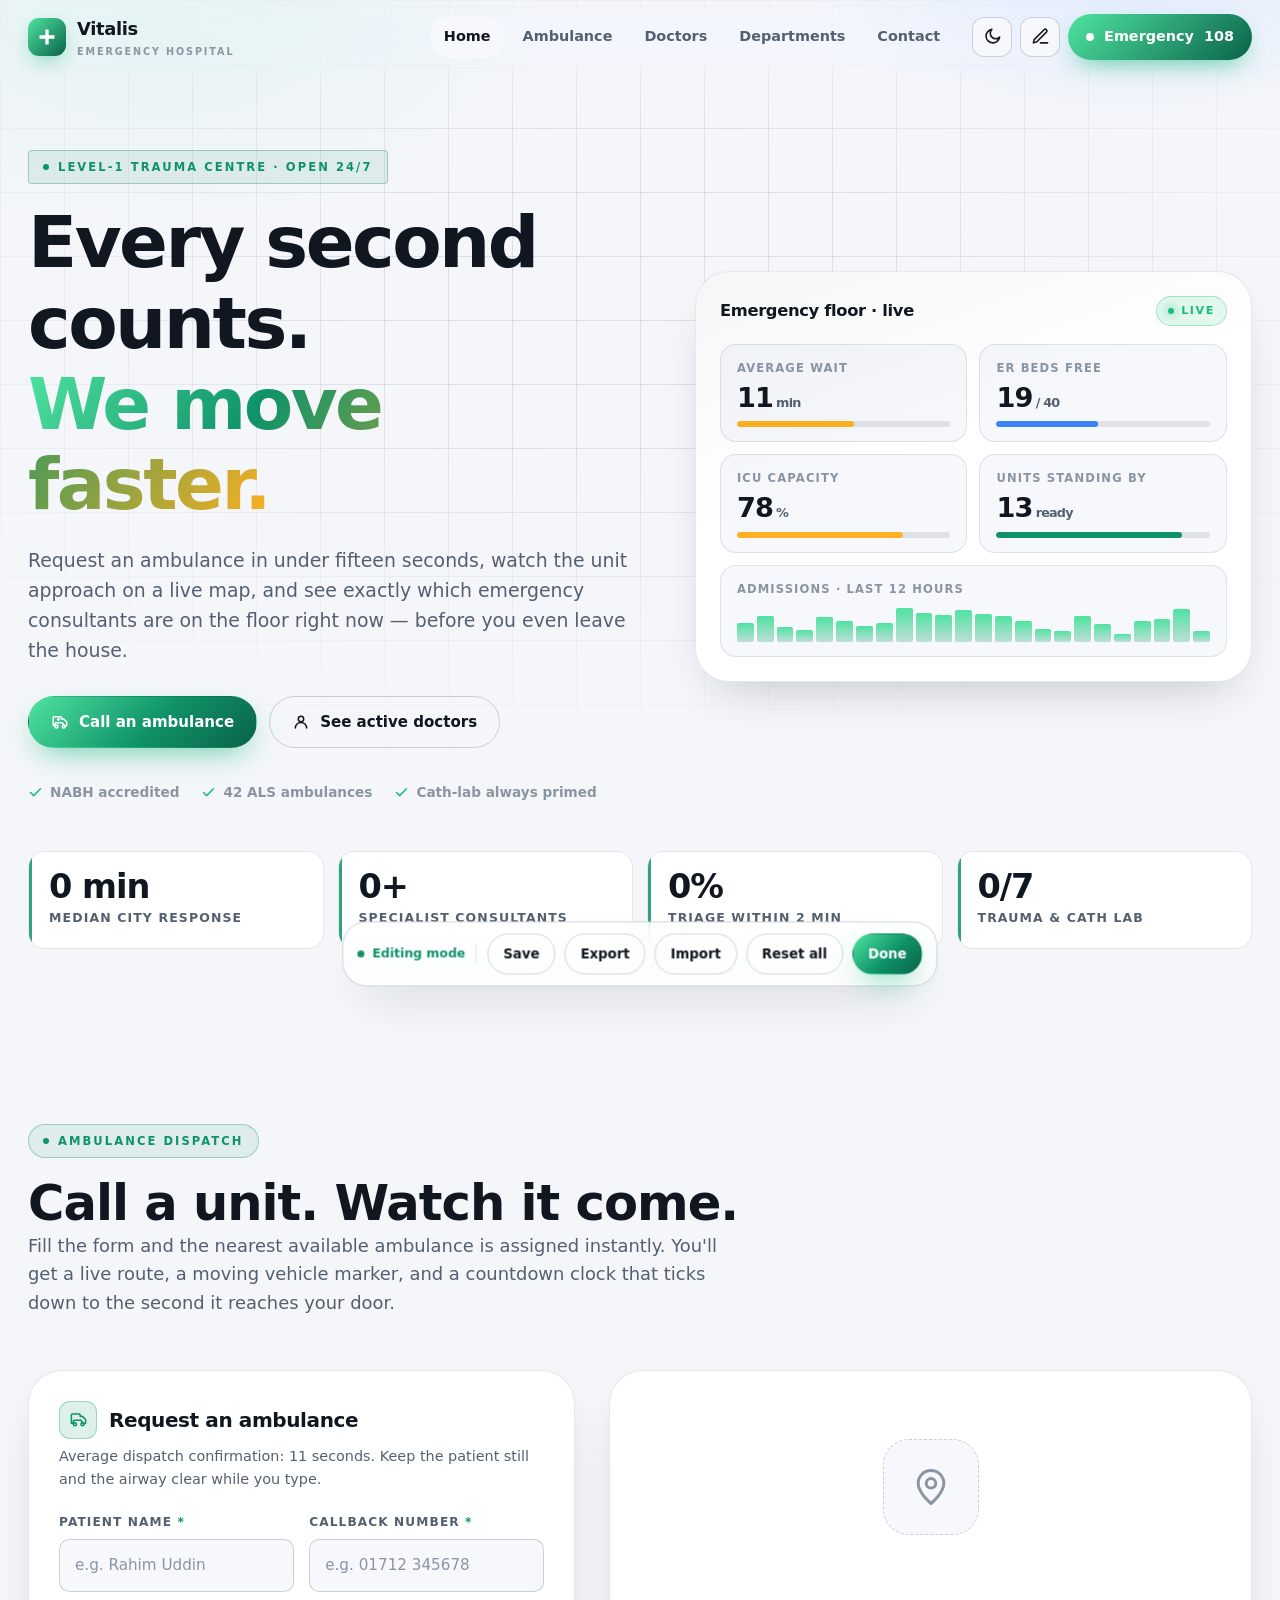
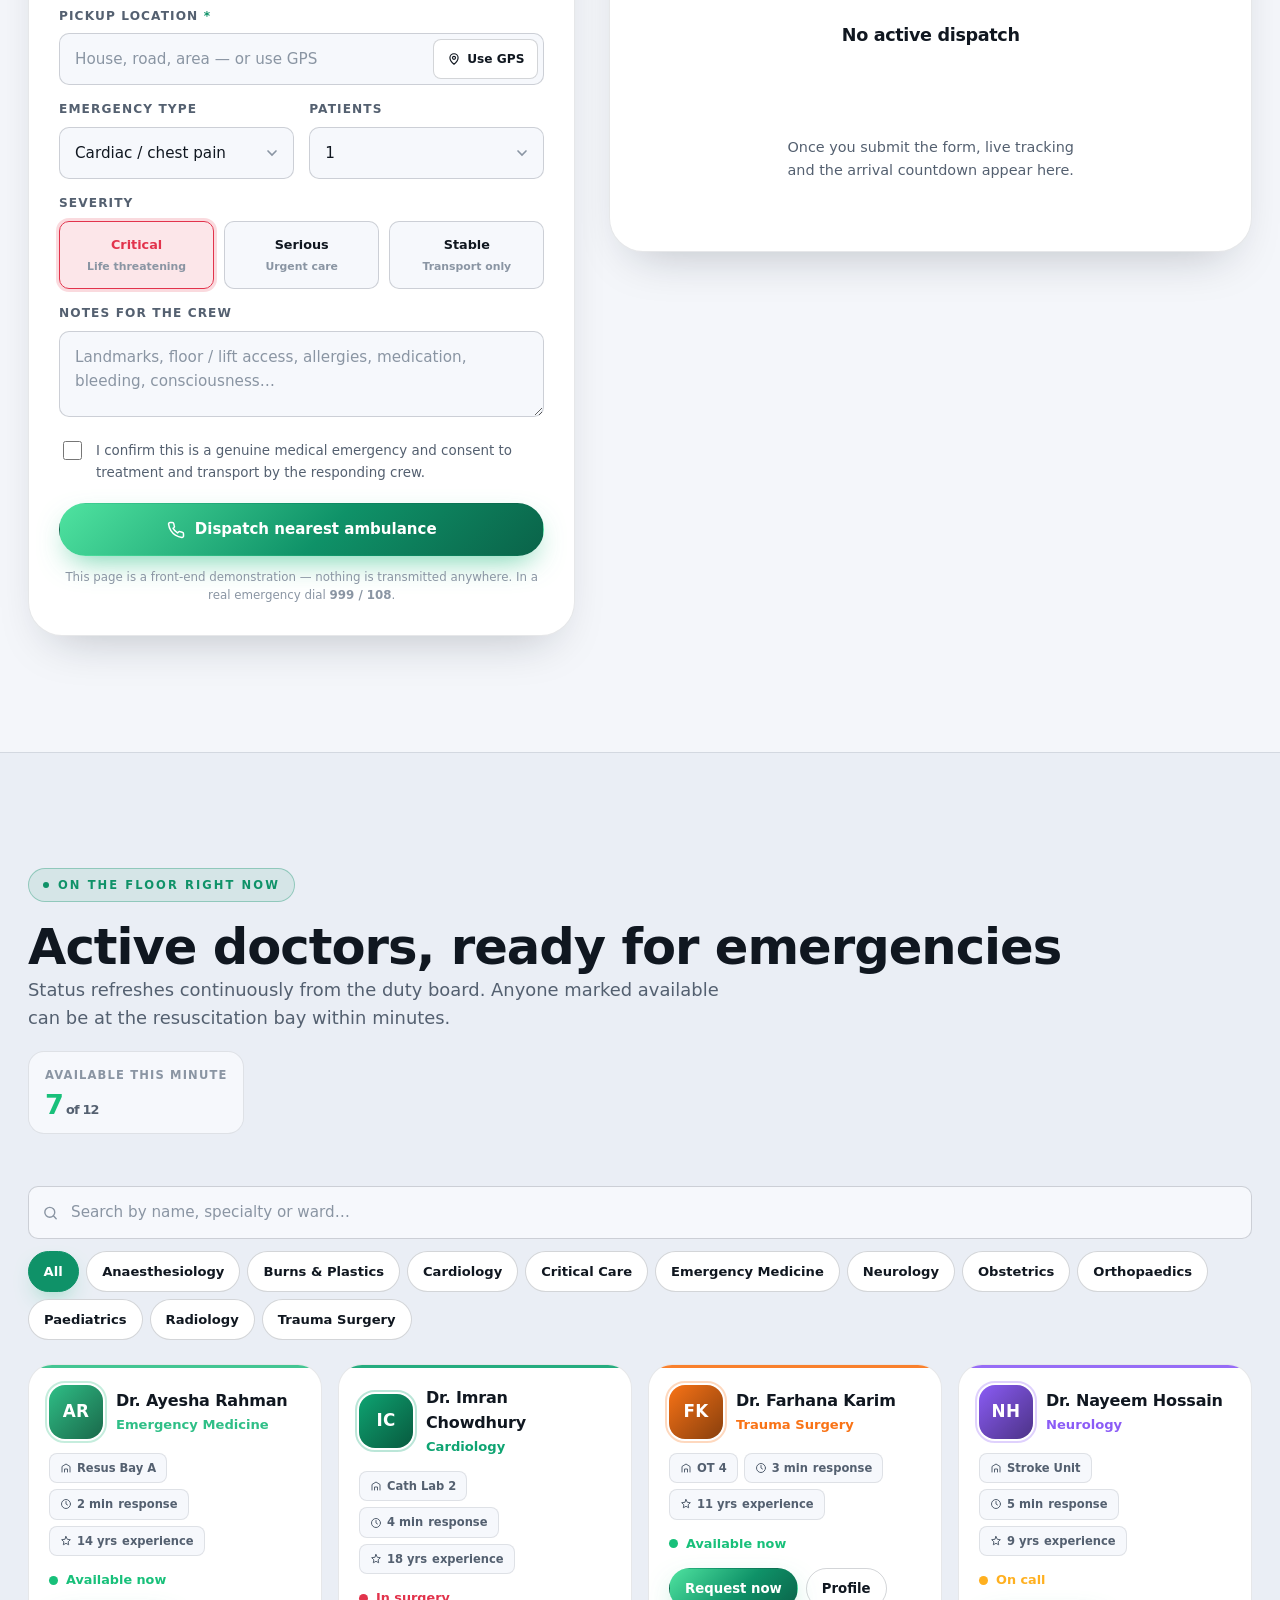
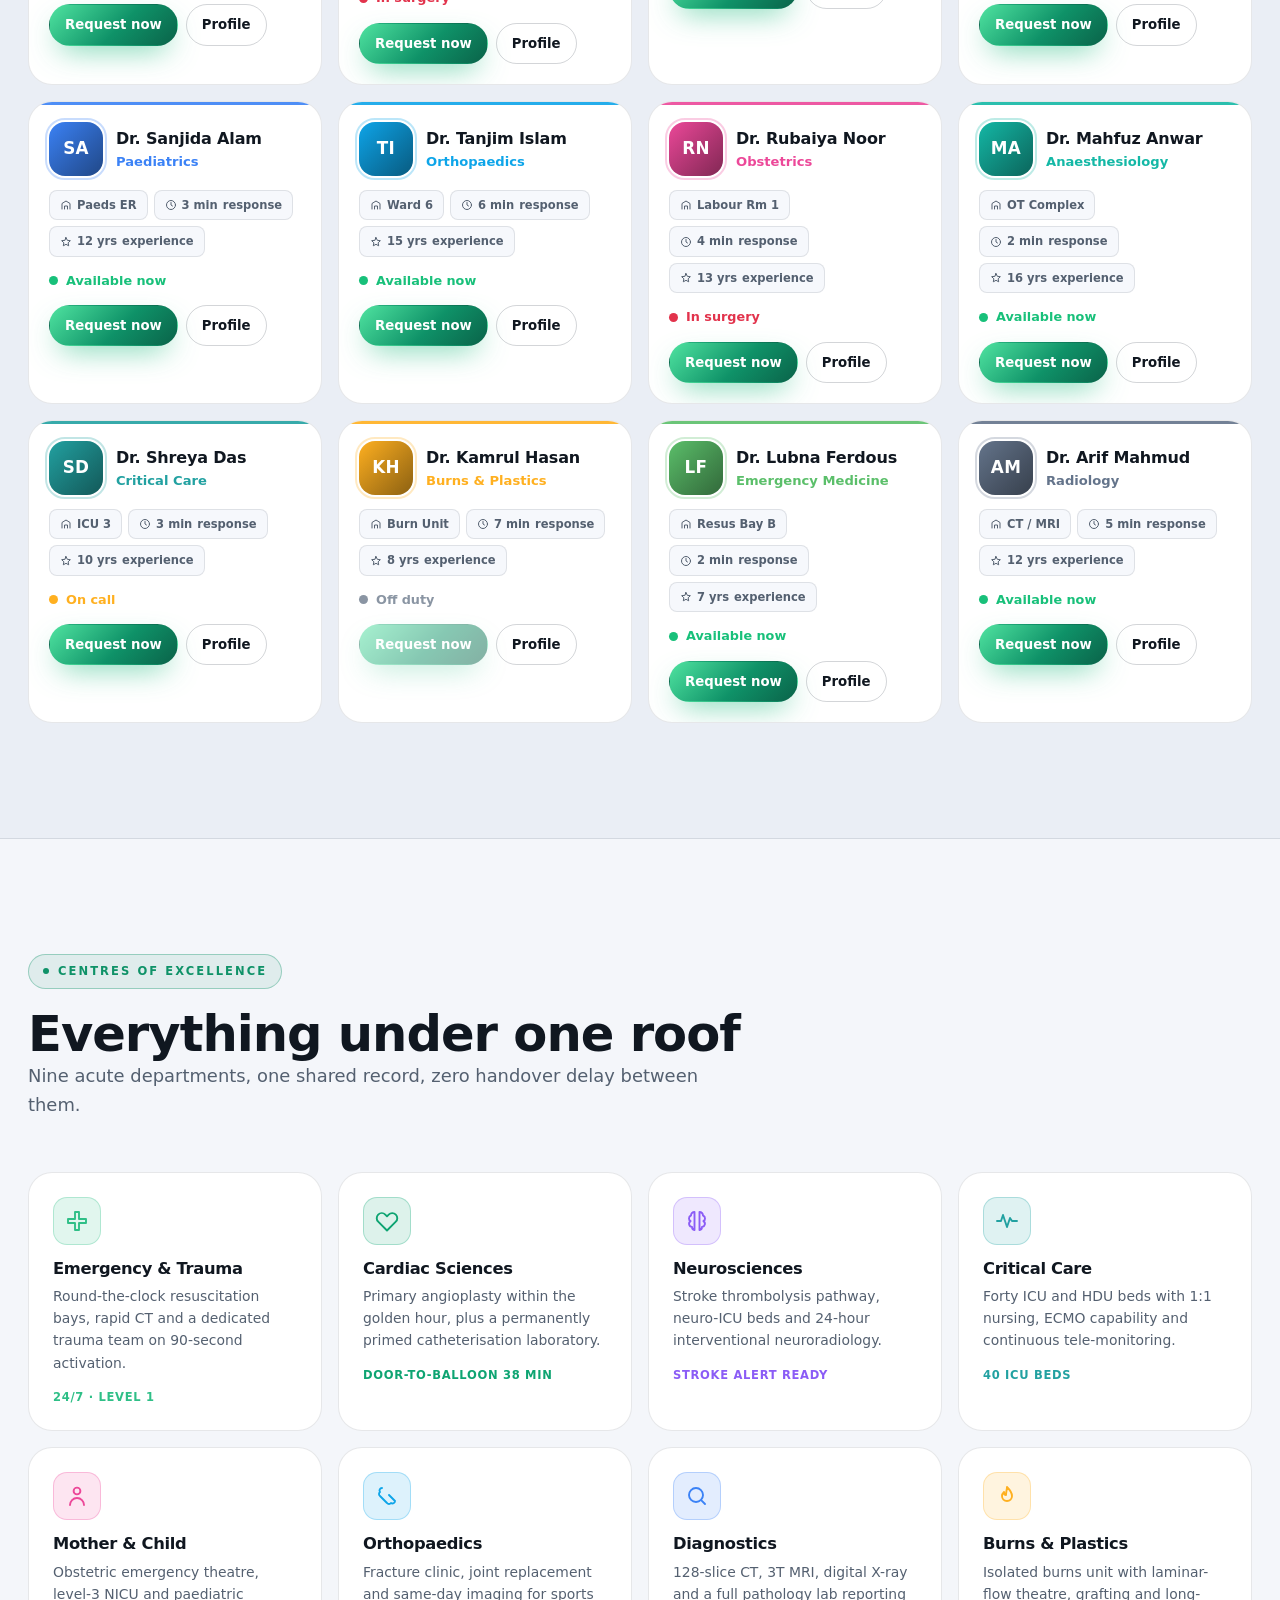
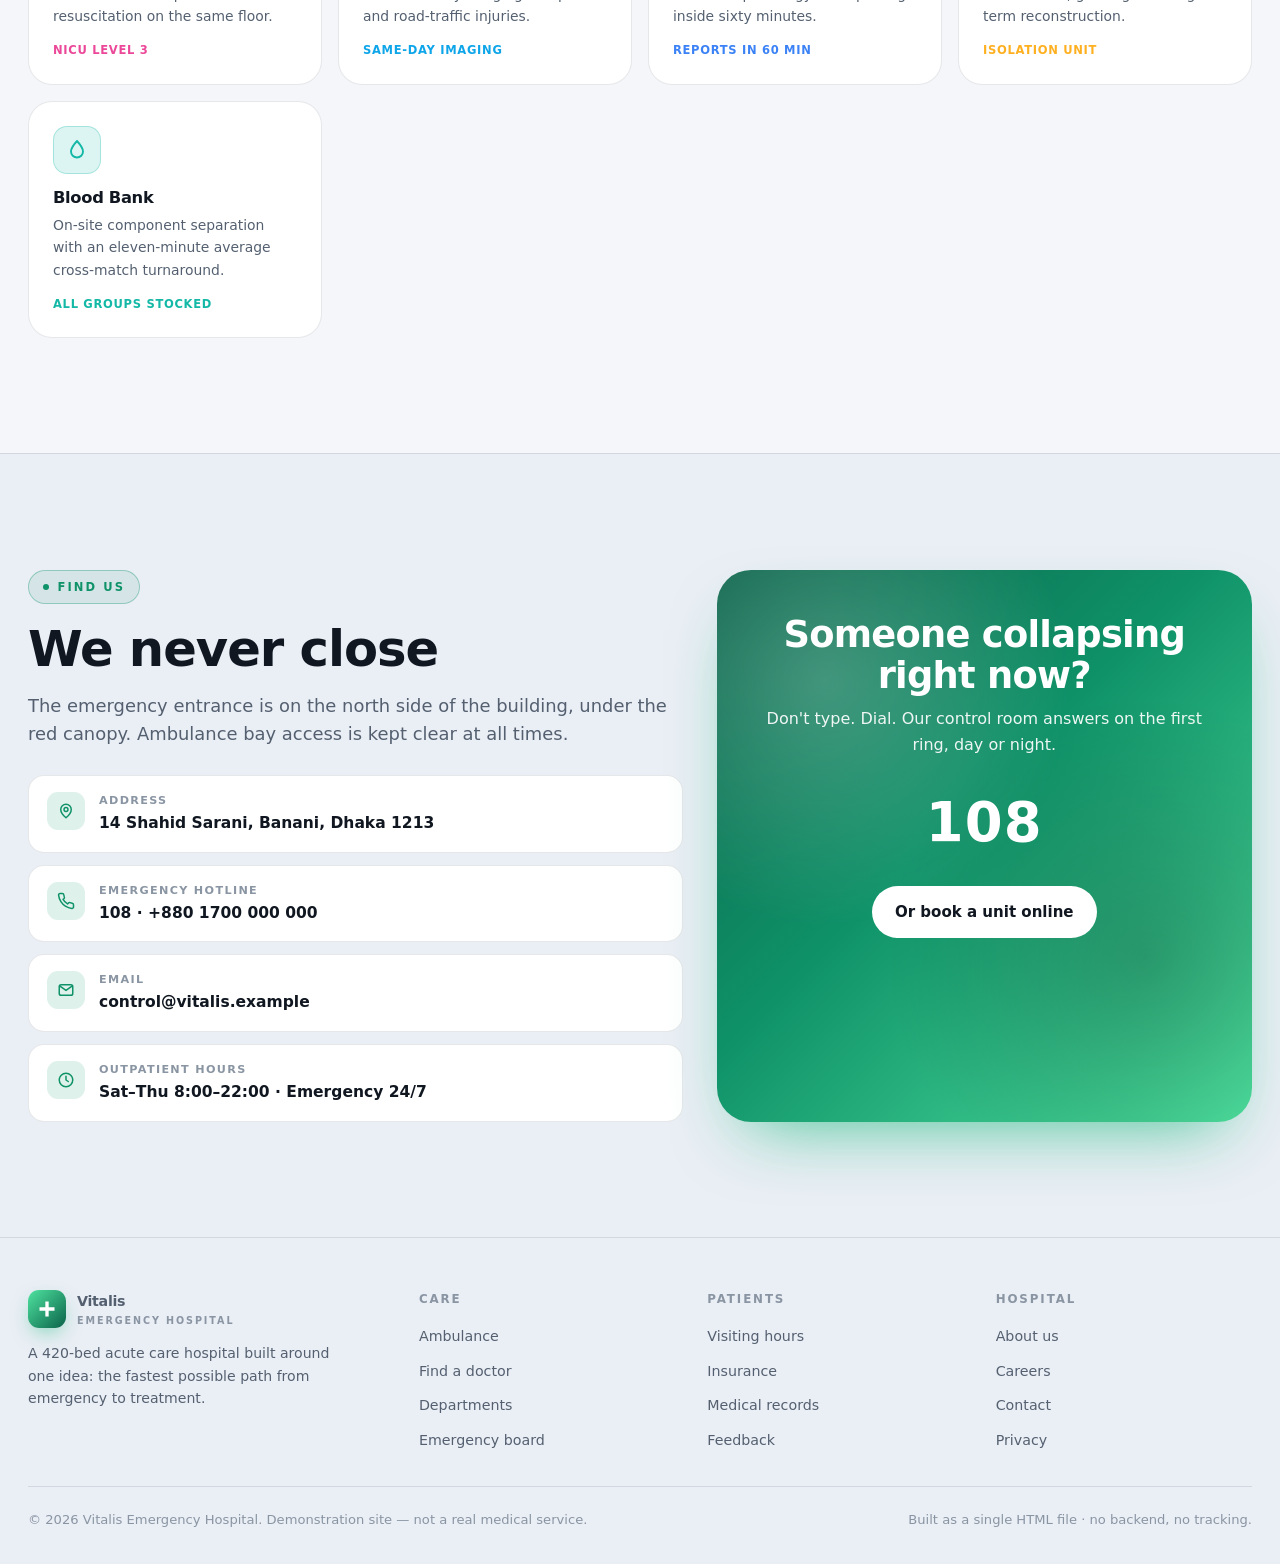
<file: vitalis-hospital.html>
<!DOCTYPE html>
<html lang="en" data-theme="dark">
<head>
<meta charset="UTF-8" />
<meta name="viewport" content="width=device-width, initial-scale=1" />
<title>Vitalis Emergency Hospital — 24/7 Critical Care & Ambulance Dispatch</title>
<meta name="description" content="Vitalis Emergency Hospital — one-tap ambulance dispatch with live vehicle tracking, a digital arrival countdown, and a live roster of on-duty emergency doctors." />
<meta name="theme-color" content="#2fbf87" />
<link rel="icon" href="data:image/svg+xml,%3Csvg xmlns='http://www.w3.org/2000/svg' viewBox='0 0 32 32'%3E%3Crect width='32' height='32' rx='8' fill='%232fbf87'/%3E%3Cpath d='M13.5 5h5v8.5H27v5h-8.5V27h-5v-8.5H5v-5h8.5z' fill='white'/%3E%3C/svg%3E" />

<style>
/* ============================================================
   VITALIS — single-file hospital site
   No frameworks. No Firebase. No build step. No network calls.
   ============================================================ */

/* ---------- 1. Design tokens ---------- */
:root{
  --brand:#2fbf87;        /* mint — the hospital's identity colour */
  --brand-light:#4fe3a0;
  --brand-deep:#147a58;
  --danger:#e2334c;       /* reserved for genuine clinical alarm states only */
  --amber:#ffb020;
  --green:#18c07a;
  --blue:#3b82f6;
  --violet:#8b5cf6;

  --seg-on:#3ee08a;
  --seg-off:#2f3a34;
  --clock-face:#232b27;
  --clock-frame:#2fbf87;

  --r-sm:10px; --r-md:16px; --r-lg:24px; --r-xl:34px;
  --pad:clamp(16px,4vw,28px);
  --maxw:1240px;
  --ease:cubic-bezier(.16,1,.3,1);
  --font:"Inter","Segoe UI",system-ui,-apple-system,"Helvetica Neue",Arial,sans-serif;
  --mono:"SFMono-Regular",ui-monospace,Consolas,"Roboto Mono",monospace;
}

html[data-theme="dark"]{
  --bg:#0b0d10;
  --bg-2:#0f1216;
  --panel:#14181e;
  --panel-2:#1a1f26;
  --elev:0 24px 60px -20px rgba(0,0,0,.75);
  --text:#e9eef4;
  --text-dim:#9aa7b5;
  --text-faint:#66727f;
  --line:rgba(255,255,255,.085);
  --line-strong:rgba(255,255,255,.16);
  --glass:rgba(20,24,30,.72);
  --map-ground:#12161c;
  --map-block:#1a2029;
  --map-road:#252d38;
  --map-road-line:#3a4553;
  --grid-glow:rgba(47,191,135,.10);
  --shine:rgba(255,255,255,.06);
}
html[data-theme="light"]{
  /* mint at full brightness fails contrast as small text on white,
     so light mode darkens the brand while keeping the same hue */
  --brand:#0f9268;
  --brand-deep:#0a6349;
  --bg:#f4f6fa;
  --bg-2:#eaeef5;
  --panel:#ffffff;
  --panel-2:#f6f8fc;
  --elev:0 22px 50px -24px rgba(16,26,40,.28);
  --text:#101720;
  --text-dim:#546070;
  --text-faint:#8a95a3;
  --line:rgba(16,26,40,.10);
  --line-strong:rgba(16,26,40,.18);
  --glass:rgba(255,255,255,.78);
  --map-ground:#e7ecf3;
  --map-block:#dbe2ec;
  --map-road:#ffffff;
  --map-road-line:#c3ccd8;
  --grid-glow:rgba(47,191,135,.07);
  --shine:rgba(16,26,40,.04);
}

/* ---------- 2. Base ---------- */
*,*::before,*::after{box-sizing:border-box}
html{scroll-behavior:smooth;-webkit-text-size-adjust:100%}
body{
  margin:0;font-family:var(--font);background:var(--bg);color:var(--text);
  line-height:1.6;-webkit-font-smoothing:antialiased;overflow-x:hidden;
  transition:background .45s var(--ease),color .45s var(--ease);
}
body.locked{overflow:hidden}
img,svg{display:block;max-width:100%}
button,input,select,textarea{font:inherit;color:inherit}
a{color:inherit;text-decoration:none}
h1,h2,h3,h4{margin:0;line-height:1.12;letter-spacing:-.02em;font-weight:800}
p{margin:0}
::selection{background:var(--brand);color:#fff}
:focus-visible{outline:2px solid var(--brand-light);outline-offset:3px;border-radius:6px}

.wrap{width:min(100% - 2*var(--pad),var(--maxw));margin-inline:auto}
.section{padding:clamp(60px,9vw,120px) 0;position:relative}
.eyebrow{
  display:inline-flex;align-items:center;gap:9px;font-size:.72rem;font-weight:800;
  letter-spacing:.18em;text-transform:uppercase;color:var(--brand);
  padding:7px 14px;border:1px solid color-mix(in srgb,var(--brand) 35%,transparent);
  border-radius:999px;background:color-mix(in srgb,var(--brand) 9%,transparent);margin-bottom:18px;
}
.eyebrow::before{content:"";width:6px;height:6px;border-radius:50%;background:var(--brand);animation:blip 1.6s infinite}
@keyframes blip{0%,100%{opacity:1;transform:scale(1)}50%{opacity:.25;transform:scale(.7)}}
.h2{font-size:clamp(1.9rem,4.4vw,3.1rem)}
.lead{color:var(--text-dim);font-size:clamp(1rem,1.6vw,1.12rem);max-width:62ch}
.sec-head{margin-bottom:clamp(28px,5vw,52px)}

/* ---------- 3. Buttons ---------- */
.btn{
  --bg-btn:var(--panel-2);
  display:inline-flex;align-items:center;justify-content:center;gap:10px;
  padding:13px 22px;border-radius:999px;border:1px solid var(--line-strong);
  background:var(--bg-btn);font-weight:700;font-size:.94rem;cursor:pointer;
  transition:transform .25s var(--ease),box-shadow .25s var(--ease),background .25s,border-color .25s,opacity .2s;
  white-space:nowrap;
}
.btn:hover{transform:translateY(-2px)}
.btn:active{transform:translateY(0) scale(.98)}
.btn:disabled{opacity:.5;cursor:not-allowed;transform:none}
.btn-red{
  background:linear-gradient(135deg,var(--brand-light),var(--brand) 55%,var(--brand-deep));
  color:#fff;border-color:transparent;box-shadow:0 12px 30px -10px rgba(47,191,135,.75);
}
.btn-red:hover{box-shadow:0 18px 44px -12px rgba(47,191,135,.9)}
.btn-ghost{background:transparent}
.btn-ghost:hover{background:var(--panel-2)}
.btn-sm{padding:9px 15px;font-size:.83rem}
.btn-block{width:100%}
.btn .ico{width:18px;height:18px;flex:none}

/* ---------- 4. PRELOADER ---------- */
#preloader{
  position:fixed;inset:0;z-index:9999;display:grid;place-items:center;
  background:
    radial-gradient(700px 420px at 50% 36%,rgba(47,191,135,.16),transparent 70%),
    #08090b;
  transition:opacity .6s ease,visibility .6s;
}
#preloader.done{opacity:0;visibility:hidden}
/* Failsafe: if the script is blocked, throws, or never runs, pure CSS still
   clears the loader, lifts the curtain, unlocks scrolling and shows content.
   The page can therefore never sit at 0% the way a missing JS file would. */
#preloader{animation:plFailsafe 0s linear 7s forwards}
@keyframes plFailsafe{to{opacity:0;visibility:hidden;pointer-events:none}}
body.locked{animation:plUnlock 0s linear 7.2s forwards}
@keyframes plUnlock{to{overflow:visible}}
#preloader .pl-inner{width:min(90vw,440px);text-align:center;position:relative}
.pl-rings{position:relative;width:132px;height:132px;margin:0 auto 26px}
.pl-rings i{
  position:absolute;inset:0;border-radius:50%;border:2px solid transparent;
  border-top-color:var(--brand);animation:spin 1.5s linear infinite;
}
.pl-rings i:nth-child(2){inset:13px;border-top-color:transparent;border-right-color:rgba(255,255,255,.35);animation-duration:2.1s;animation-direction:reverse}
.pl-rings i:nth-child(3){inset:26px;border-top-color:transparent;border-bottom-color:var(--brand-light);animation-duration:2.9s}
@keyframes spin{to{transform:rotate(360deg)}}
.pl-cross{
  position:absolute;inset:0;display:grid;place-items:center;
}
.pl-cross svg{width:46px;height:46px;filter:drop-shadow(0 0 16px rgba(47,191,135,.85));animation:beat 1.15s var(--ease) infinite}
@keyframes beat{0%,100%{transform:scale(1)}18%{transform:scale(1.22)}32%{transform:scale(1)}46%{transform:scale(1.13)}}
.pl-ecg{width:100%;height:78px;margin-bottom:8px}
.pl-ecg path{
  fill:none;stroke:var(--brand);stroke-width:3;stroke-linecap:round;stroke-linejoin:round;
  filter:drop-shadow(0 0 8px rgba(47,191,135,.9));
  stroke-dasharray:1000;stroke-dashoffset:1000;animation:trace 2.1s linear infinite;
}
@keyframes trace{0%{stroke-dashoffset:1000}70%,100%{stroke-dashoffset:-1000}}
.pl-word{
  font-size:1.55rem;font-weight:900;letter-spacing:.44em;color:#fff;text-indent:.44em;margin-bottom:6px;
}
.pl-word span{display:inline-block;opacity:0;transform:translateY(14px);animation:up .5s var(--ease) forwards}
@keyframes up{to{opacity:1;transform:none}}
.pl-sub{color:#7b8794;font-size:.75rem;letter-spacing:.28em;text-transform:uppercase;margin-bottom:22px}
.pl-bar{height:4px;background:rgba(255,255,255,.1);border-radius:99px;overflow:hidden}
.pl-bar i{display:block;height:100%;width:0%;border-radius:99px;background:linear-gradient(90deg,var(--brand-deep),var(--brand-light));box-shadow:0 0 16px var(--brand);transition:width .22s linear}
.pl-pct{margin-top:10px;font-family:var(--mono);font-size:.8rem;color:#8d99a6;letter-spacing:.1em}
.pl-curtain{position:fixed;inset:0;z-index:9998;pointer-events:none;display:flex}
.pl-curtain i{flex:1;background:#08090b;transform:translateY(0);transition:transform .75s var(--ease);
  animation:plCurtainFailsafe 0s linear 7.1s forwards}
.pl-curtain.lift i{transform:translateY(-101%)}
@keyframes plCurtainFailsafe{to{transform:translateY(-101%)}}

/* ---------- 5. HEADER ---------- */
header.nav{
  position:fixed;top:0;left:0;right:0;z-index:900;
  backdrop-filter:blur(16px) saturate(1.4);-webkit-backdrop-filter:blur(16px) saturate(1.4);
  background:transparent;border-bottom:1px solid transparent;transition:.35s var(--ease);
}
header.nav.scrolled{background:var(--glass);border-bottom-color:var(--line)}
.nav-in{display:flex;align-items:center;gap:18px;height:74px}
.brand{display:flex;align-items:center;gap:11px;font-weight:900;letter-spacing:-.02em;font-size:1.12rem;margin-right:auto}
.brand-mark{
  width:38px;height:38px;border-radius:11px;flex:none;display:grid;place-items:center;
  background:linear-gradient(135deg,var(--brand-light),var(--brand-deep));
  box-shadow:0 8px 22px -8px rgba(47,191,135,.9);
}
.brand-mark svg{width:20px;height:20px}
.brand small{display:block;font-size:.6rem;font-weight:700;letter-spacing:.2em;color:var(--text-faint);text-transform:uppercase}
.nav-links{display:flex;gap:4px}
.nav-links a{
  padding:9px 14px;border-radius:999px;font-size:.9rem;font-weight:600;color:var(--text-dim);
  transition:.2s;position:relative;
}
.nav-links a:hover,.nav-links a.active{color:var(--text);background:var(--panel-2)}
.nav-tools{display:flex;align-items:center;gap:8px}
.icon-btn{
  width:40px;height:40px;border-radius:12px;display:grid;place-items:center;cursor:pointer;
  border:1px solid var(--line-strong);background:var(--panel-2);transition:.25s var(--ease);
}
.icon-btn:hover{transform:translateY(-2px);border-color:var(--brand)}
.icon-btn svg{width:19px;height:19px}
#themeBtn .moon{display:none}
html[data-theme="light"] #themeBtn .moon{display:block}
html[data-theme="light"] #themeBtn .sun{display:none}
.burger{display:none}
.nav-emerg{display:flex;align-items:center;gap:10px;font-weight:800;font-size:.9rem;padding:11px 18px;border-radius:999px;
  background:linear-gradient(135deg,var(--brand-light),var(--brand-deep));color:#fff;box-shadow:0 10px 26px -10px rgba(47,191,135,.9)}
.nav-emerg .dot{width:8px;height:8px;border-radius:50%;background:#fff;animation:blip 1.2s infinite}

@media (max-width:1000px){
  .nav-links{
    position:fixed;inset:74px 0 auto 0;flex-direction:column;gap:2px;padding:14px var(--pad) 22px;
    background:var(--glass);backdrop-filter:blur(18px);border-bottom:1px solid var(--line);
    transform:translateY(-130%);transition:transform .45s var(--ease);
  }
  .nav-links.open{transform:none}
  .nav-links a{padding:13px 14px;font-size:1rem}
  .burger{display:grid}
  .nav-emerg span{display:none}
}

/* ---------- 6. HERO ---------- */
.hero{position:relative;padding-top:150px;padding-bottom:60px;overflow:hidden}
.hero::before{
  content:"";position:absolute;inset:-20% -10% auto -10%;height:900px;z-index:-2;
  background:
    radial-gradient(620px 400px at 18% 20%,var(--grid-glow),transparent 65%),
    radial-gradient(560px 380px at 82% 8%,color-mix(in srgb,var(--blue) 14%,transparent),transparent 68%);
}
.hero::after{
  content:"";position:absolute;inset:0;z-index:-1;pointer-events:none;
  background-image:linear-gradient(var(--line) 1px,transparent 1px),linear-gradient(90deg,var(--line) 1px,transparent 1px);
  background-size:64px 64px;
  mask-image:radial-gradient(ellipse 90% 60% at 50% 30%,#000 20%,transparent 78%);
  -webkit-mask-image:radial-gradient(ellipse 90% 60% at 50% 30%,#000 20%,transparent 78%);
}
.hero-grid{display:grid;grid-template-columns:1.05fr .95fr;gap:clamp(28px,4vw,60px);align-items:center}
.hero h1{font-size:clamp(2.4rem,6.2vw,4.5rem);letter-spacing:-.035em;margin-bottom:20px}
.hero h1 .accent{
  background:linear-gradient(120deg,var(--brand-light),var(--brand) 40%,var(--amber));
  -webkit-background-clip:text;background-clip:text;color:transparent;
}
.hero .lead{margin-bottom:30px;font-size:clamp(1rem,1.8vw,1.18rem)}
.hero-cta{display:flex;flex-wrap:wrap;gap:12px;margin-bottom:34px}
.trustline{display:flex;flex-wrap:wrap;gap:22px;color:var(--text-faint);font-size:.85rem;font-weight:600}
.trustline span{display:flex;align-items:center;gap:7px}
.trustline svg{width:15px;height:15px;color:var(--green)}

.stat-strip{display:grid;grid-template-columns:repeat(4,1fr);gap:14px;margin-top:48px}
.stat{
  background:var(--panel);border:1px solid var(--line);border-radius:var(--r-md);padding:18px 20px;
  position:relative;overflow:hidden;
}
.stat::after{content:"";position:absolute;left:0;top:0;bottom:0;width:3px;background:var(--brand);opacity:.85}
.stat b{display:block;font-size:clamp(1.5rem,3vw,2.1rem);font-weight:900;letter-spacing:-.03em;line-height:1}
.stat small{color:var(--text-dim);font-size:.78rem;font-weight:600;text-transform:uppercase;letter-spacing:.09em}

/* hero card: live ER board */
.board{
  background:var(--panel);border:1px solid var(--line);border-radius:var(--r-xl);padding:24px;
  box-shadow:var(--elev);position:relative;overflow:hidden;
}
.board::before{
  content:"";position:absolute;inset:0;background:linear-gradient(160deg,var(--shine),transparent 45%);pointer-events:none;
}
.board-top{display:flex;align-items:center;justify-content:space-between;margin-bottom:18px}
.board-top h3{font-size:1.02rem}
.livechip{display:inline-flex;align-items:center;gap:7px;font-size:.7rem;font-weight:800;letter-spacing:.14em;
  text-transform:uppercase;color:var(--green);background:color-mix(in srgb,var(--green) 12%,transparent);
  padding:5px 11px;border-radius:999px;border:1px solid color-mix(in srgb,var(--green) 32%,transparent)}
.livechip::before{content:"";width:6px;height:6px;border-radius:50%;background:var(--green);box-shadow:0 0 10px var(--green);animation:blip 1.4s infinite}
.board-grid{display:grid;grid-template-columns:1fr 1fr;gap:12px}
.bcell{background:var(--panel-2);border:1px solid var(--line);border-radius:var(--r-md);padding:14px 16px}
.bcell .k{font-size:.72rem;text-transform:uppercase;letter-spacing:.1em;color:var(--text-faint);font-weight:700;margin-bottom:5px}
.bcell .v{font-size:1.7rem;font-weight:900;letter-spacing:-.03em;font-variant-numeric:tabular-nums;line-height:1.1}
.bcell .v em{font-style:normal;font-size:.8rem;color:var(--text-dim);font-weight:700;margin-left:3px}
.meter{height:6px;border-radius:99px;background:var(--line);overflow:hidden;margin-top:9px}
.meter i{display:block;height:100%;border-radius:99px;transition:width 1s var(--ease)}
.wave{display:flex;align-items:flex-end;gap:3px;height:34px;margin-top:10px}
.wave i{flex:1;background:linear-gradient(180deg,var(--brand-light),color-mix(in srgb,var(--brand) 25%,transparent));border-radius:2px;transition:height .6s var(--ease)}

@media (max-width:960px){
  .hero-grid{grid-template-columns:1fr}
  .stat-strip{grid-template-columns:repeat(2,1fr)}
}

/* ---------- 7. DISPATCH ---------- */
.dispatch-grid{display:grid;grid-template-columns:minmax(0,.92fr) minmax(0,1.08fr);gap:clamp(20px,3vw,34px);align-items:start}
@media (max-width:1040px){.dispatch-grid{grid-template-columns:1fr}}

.card{
  background:var(--panel);border:1px solid var(--line);border-radius:var(--r-xl);
  padding:clamp(20px,3vw,30px);box-shadow:var(--elev);position:relative;overflow:hidden;
}
.card-title{display:flex;align-items:center;gap:12px;margin-bottom:6px}
.card-title h3{font-size:1.25rem}
.card-title .badge{
  width:38px;height:38px;border-radius:11px;display:grid;place-items:center;flex:none;
  background:color-mix(in srgb,var(--brand) 14%,transparent);color:var(--brand);border:1px solid color-mix(in srgb,var(--brand) 30%,transparent);
}
.card-title .badge svg{width:19px;height:19px}
.card-sub{color:var(--text-dim);font-size:.9rem;margin-bottom:22px}

.field{margin-bottom:15px}
.field label{display:block;font-size:.76rem;font-weight:800;letter-spacing:.09em;text-transform:uppercase;color:var(--text-dim);margin-bottom:7px}
.field .req{color:var(--brand)}
.control{
  width:100%;padding:13px 15px;border-radius:var(--r-sm);border:1px solid var(--line-strong);
  background:var(--panel-2);transition:.22s;font-size:.95rem;
}
.control::placeholder{color:var(--text-faint)}
.control:focus{outline:none;border-color:var(--brand);box-shadow:0 0 0 4px color-mix(in srgb,var(--brand) 16%,transparent);background:var(--panel)}
textarea.control{resize:vertical;min-height:86px}
select.control{appearance:none;cursor:pointer;
  background-image:url("data:image/svg+xml,%3Csvg xmlns='http://www.w3.org/2000/svg' viewBox='0 0 24 24' fill='none' stroke='%238a95a3' stroke-width='2.5' stroke-linecap='round'%3E%3Cpath d='M6 9l6 6 6-6'/%3E%3C/svg%3E");
  background-repeat:no-repeat;background-position:right 13px center;background-size:16px;padding-right:40px}
.row2{display:grid;grid-template-columns:1fr 1fr;gap:15px}
@media (max-width:520px){.row2{grid-template-columns:1fr}}
.loc-wrap{position:relative}
.loc-wrap .control{padding-right:120px}
.loc-btn{position:absolute;right:6px;top:6px;bottom:6px;padding:0 13px;border-radius:8px;border:1px solid var(--line-strong);
  background:var(--panel);font-size:.76rem;font-weight:800;cursor:pointer;display:flex;align-items:center;gap:6px;transition:.2s}
.loc-btn:hover{border-color:var(--brand);color:var(--brand)}
.loc-btn svg{width:14px;height:14px}

.sev{display:grid;grid-template-columns:repeat(3,1fr);gap:10px}
.sev input{position:absolute;opacity:0;pointer-events:none}
.sev label{
  display:block;text-align:center;padding:13px 8px;border-radius:var(--r-sm);border:1px solid var(--line-strong);
  background:var(--panel-2);cursor:pointer;transition:.22s var(--ease);font-size:.8rem;font-weight:800;
  text-transform:none;letter-spacing:0;color:var(--text);margin:0;
}
.sev label i{display:block;font-style:normal;font-size:.68rem;font-weight:600;color:var(--text-faint);margin-top:3px;text-transform:none;letter-spacing:0}
.sev label:hover{transform:translateY(-2px)}
.sev input:checked + label{border-color:currentColor;box-shadow:0 0 0 3px color-mix(in srgb,currentColor 18%,transparent)}
.sev .s-crit input:checked + label{color:var(--danger);background:color-mix(in srgb,var(--danger) 12%,transparent)}
.sev .s-ser  input:checked + label{color:var(--amber);background:color-mix(in srgb,var(--amber) 12%,transparent)}
.sev .s-sta  input:checked + label{color:var(--green);background:color-mix(in srgb,var(--green) 12%,transparent)}

.check{display:flex;gap:11px;align-items:flex-start;font-size:.84rem;color:var(--text-dim);margin:16px 0 20px;cursor:pointer}
.check input{width:19px;height:19px;accent-color:var(--brand);flex:none;margin-top:1px;cursor:pointer}
.err{color:var(--brand);font-size:.76rem;font-weight:700;margin-top:6px;display:none}
.field.invalid .control{border-color:var(--brand);box-shadow:0 0 0 3px color-mix(in srgb,var(--brand) 14%,transparent)}
.field.invalid .err{display:block}

.spinner{width:17px;height:17px;border-radius:50%;border:2.5px solid rgba(255,255,255,.35);border-top-color:#fff;animation:spin .7s linear infinite}

/* ---------- 8. TRACKER + 7-SEGMENT CLOCK ---------- */
#trackPanel{display:none}
#trackPanel.on{display:block;animation:panelIn .7s var(--ease) both}
@keyframes panelIn{from{opacity:0;transform:translateY(26px) scale(.985)}to{opacity:1;transform:none}}
#idlePanel{display:grid;place-items:center;text-align:center;min-height:420px;gap:14px}
#idlePanel.off{display:none}
#idlePanel .ghost{
  width:96px;height:96px;border-radius:26px;display:grid;place-items:center;
  background:var(--panel-2);border:1px dashed var(--line-strong);color:var(--text-faint);
}
#idlePanel .ghost svg{width:44px;height:44px}

.track-head{display:flex;flex-wrap:wrap;align-items:center;gap:12px;justify-content:space-between;margin-bottom:20px}
.unit-tag{display:flex;align-items:center;gap:12px}
.siren{
  width:44px;height:44px;border-radius:13px;display:grid;place-items:center;flex:none;color:#fff;
  background:linear-gradient(135deg,var(--brand-light),var(--brand-deep));animation:siren 1.1s infinite;
}
@keyframes siren{0%,100%{box-shadow:0 0 0 0 rgba(47,191,135,.6)}70%{box-shadow:0 0 0 16px rgba(47,191,135,0)}}
.siren svg{width:22px;height:22px}
.unit-tag b{display:block;font-size:1.05rem;letter-spacing:-.01em}
.unit-tag small{color:var(--text-dim);font-size:.8rem}

/* clock — mirrors the reference screenshot */
.clock-shell{
  display:flex;flex-direction:column;align-items:center;gap:14px;
  padding:clamp(16px,3vw,26px);border-radius:var(--r-xl);
  background:
    radial-gradient(120% 90% at 50% 0%,color-mix(in srgb,var(--brand) 12%,transparent),transparent 60%),
    var(--panel-2);
  border:1px solid var(--line);margin-bottom:20px;
}
.clock-label{font-size:.7rem;font-weight:800;letter-spacing:.26em;text-transform:uppercase;color:var(--text-faint)}
.clock-frame{
  background:var(--clock-frame);border-radius:26px;padding:clamp(9px,1.6vw,13px);
  box-shadow:0 20px 50px -18px rgba(47,191,135,.65),inset 0 1px 0 rgba(255,255,255,.28);
}
.clock-face{
  background:var(--clock-face);border-radius:18px;padding:clamp(14px,2.6vw,24px) clamp(16px,3vw,28px);
  display:flex;align-items:center;gap:clamp(6px,1.4vw,12px);
  box-shadow:inset 0 3px 18px rgba(0,0,0,.6);
}
.seg-digit{width:clamp(38px,7.4vw,66px);height:auto;flex:none}
.seg-digit polygon{transition:fill .12s linear,filter .12s linear}
.seg-off{fill:var(--seg-off)}
.seg-on{fill:var(--seg-on);filter:drop-shadow(0 0 7px rgba(62,224,138,.75))}
.seg-colon{display:flex;flex-direction:column;justify-content:center;gap:clamp(14px,2.6vw,26px);
  padding-inline:clamp(2px,.7vw,6px);height:clamp(66px,13vw,118px)}
.seg-colon i{width:clamp(10px,1.9vw,17px);height:clamp(10px,1.9vw,17px);border-radius:3px;background:var(--seg-on);
  box-shadow:0 0 8px rgba(62,224,138,.75);transition:opacity .1s}
.seg-colon.dim i{opacity:.13;box-shadow:none}
.clock-shell.arrived .clock-frame{animation:frameFlash 1s ease-in-out 3}
@keyframes frameFlash{0%,100%{filter:none}50%{filter:brightness(1.7)}}
.clock-meta{display:flex;flex-wrap:wrap;justify-content:center;gap:8px}

.chip{
  display:inline-flex;align-items:center;gap:7px;padding:7px 13px;border-radius:999px;
  border:1px solid var(--line-strong);background:var(--panel);font-size:.79rem;font-weight:700;
}
.chip svg{width:14px;height:14px;color:var(--brand)}
.chip b{font-variant-numeric:tabular-nums}

.speeds{display:flex;gap:6px;align-items:center;justify-content:center;margin-top:2px}
.speeds .lbl{font-size:.68rem;letter-spacing:.14em;text-transform:uppercase;color:var(--text-faint);font-weight:800;margin-right:4px}
.spd{padding:5px 11px;border-radius:999px;border:1px solid var(--line-strong);background:var(--panel);
  font-size:.74rem;font-weight:800;cursor:pointer;transition:.2s}
.spd.on{background:var(--brand);border-color:var(--brand);color:#fff}

/* map */
.map-box{position:relative;border-radius:var(--r-lg);overflow:hidden;border:1px solid var(--line);background:var(--map-ground)}
.map-box svg{width:100%;height:auto;display:block}
.map-legend{
  position:absolute;left:12px;bottom:12px;display:flex;gap:8px;flex-wrap:wrap;
}
.map-legend span{display:inline-flex;align-items:center;gap:6px;font-size:.7rem;font-weight:700;
  background:var(--glass);backdrop-filter:blur(8px);padding:5px 10px;border-radius:999px;border:1px solid var(--line)}
.map-legend i{width:8px;height:8px;border-radius:50%}
.map-badge{
  position:absolute;right:12px;top:12px;background:var(--glass);backdrop-filter:blur(10px);
  border:1px solid var(--line);border-radius:12px;padding:9px 13px;font-size:.74rem;font-weight:800;
  display:flex;align-items:center;gap:8px;
}
.map-badge .pulse{width:8px;height:8px;border-radius:50%;background:var(--brand);animation:blip 1s infinite}

.timeline{display:grid;grid-template-columns:repeat(4,1fr);gap:8px;margin-top:20px}
.step{position:relative;padding-top:22px;font-size:.78rem;color:var(--text-faint);font-weight:700}
.step::before{content:"";position:absolute;top:5px;left:0;right:0;height:3px;border-radius:99px;background:var(--line)}
.step::after{content:"";position:absolute;top:0;left:0;width:13px;height:13px;border-radius:50%;
  background:var(--panel);border:3px solid var(--line)}
.step.done{color:var(--text)}
.step.done::before{background:var(--brand)}
.step.done::after{background:var(--brand);border-color:var(--brand)}
.step.now::after{animation:siren 1.2s infinite}
.step b{display:block;font-size:.68rem;font-weight:800;letter-spacing:.08em;text-transform:uppercase;color:var(--text-faint)}

.crew{display:grid;grid-template-columns:repeat(auto-fit,minmax(150px,1fr));gap:10px;margin-top:20px}
.crew .c{background:var(--panel-2);border:1px solid var(--line);border-radius:var(--r-md);padding:12px 14px}
.crew .c small{display:block;font-size:.68rem;text-transform:uppercase;letter-spacing:.1em;color:var(--text-faint);font-weight:800}
.crew .c b{font-size:.92rem}
.track-actions{display:flex;flex-wrap:wrap;gap:10px;margin-top:20px}

/* ---------- 9. DOCTORS ---------- */
.doc-toolbar{display:flex;flex-wrap:wrap;gap:12px;align-items:center;margin-bottom:24px}
.search{position:relative;flex:1;min-width:230px}
.search svg{position:absolute;left:14px;top:50%;transform:translateY(-50%);width:17px;height:17px;color:var(--text-faint)}
.search .control{padding-left:42px}
.filters{display:flex;gap:7px;flex-wrap:wrap}
.fchip{padding:9px 15px;border-radius:999px;border:1px solid var(--line-strong);background:var(--panel);
  font-size:.82rem;font-weight:700;cursor:pointer;transition:.22s var(--ease)}
.fchip:hover{transform:translateY(-2px)}
.fchip.on{background:var(--brand);border-color:var(--brand);color:#fff;box-shadow:0 10px 24px -12px rgba(47,191,135,.9)}

.doc-grid{display:grid;grid-template-columns:repeat(auto-fill,minmax(272px,1fr));gap:16px}
.doc{
  background:var(--panel);border:1px solid var(--line);border-radius:var(--r-lg);padding:20px;
  position:relative;overflow:hidden;transition:.35s var(--ease);
}
.doc:hover{transform:translateY(-6px);border-color:var(--line-strong);box-shadow:var(--elev)}
.doc::before{content:"";position:absolute;inset:0 0 auto 0;height:3px;background:var(--dc,var(--brand));opacity:.9}
.doc-top{display:flex;gap:13px;align-items:center;margin-bottom:14px}
.avatar{
  width:54px;height:54px;border-radius:16px;flex:none;display:grid;place-items:center;
  font-weight:900;font-size:1.05rem;color:#fff;letter-spacing:.02em;
  background:linear-gradient(135deg,var(--dc,var(--brand)),color-mix(in srgb,var(--dc,var(--brand)) 55%,#000));
  position:relative;
}
.avatar .ring{position:absolute;inset:-4px;border-radius:20px;border:2px solid var(--dc,var(--brand));opacity:.28}
.doc-name{font-weight:800;font-size:1rem;letter-spacing:-.01em}
.doc-spec{font-size:.82rem;color:var(--dc,var(--brand));font-weight:700}
.doc-meta{display:flex;flex-wrap:wrap;gap:6px;margin-bottom:14px}
.mchip{font-size:.72rem;font-weight:700;padding:5px 10px;border-radius:8px;background:var(--panel-2);
  border:1px solid var(--line);color:var(--text-dim);display:inline-flex;gap:5px;align-items:center}
.mchip svg{width:12px;height:12px}
.status{display:flex;align-items:center;gap:8px;font-size:.8rem;font-weight:800;margin-bottom:14px}
.status .d{width:9px;height:9px;border-radius:50%;flex:none}
.st-available{color:var(--green)} .st-available .d{background:var(--green);box-shadow:0 0 0 0 var(--green);animation:ping 1.6s infinite}
.st-oncall{color:var(--amber)} .st-oncall .d{background:var(--amber)}
.st-surgery{color:var(--danger)} .st-surgery .d{background:var(--danger)}
.st-off{color:var(--text-faint)} .st-off .d{background:var(--text-faint)}
@keyframes ping{0%{box-shadow:0 0 0 0 color-mix(in srgb,var(--green) 70%,transparent)}70%{box-shadow:0 0 0 9px transparent}100%{box-shadow:0 0 0 0 transparent}}
.doc-actions{display:flex;gap:8px}
.doc-del{
  position:absolute;top:12px;right:12px;width:26px;height:26px;border-radius:8px;display:none;place-items:center;
  border:1px solid var(--line-strong);background:var(--panel-2);cursor:pointer;color:var(--brand);font-weight:900;line-height:1;
}
body.editing .doc-del{display:grid}
.doc-add{
  border:1px dashed var(--line-strong);border-radius:var(--r-lg);display:none;place-items:center;
  min-height:200px;cursor:pointer;color:var(--text-dim);font-weight:800;gap:8px;flex-direction:column;
  background:transparent;transition:.25s;
}
body.editing .doc-add{display:flex}
.doc-add:hover{border-color:var(--brand);color:var(--brand)}
.doc-add svg{width:30px;height:30px}
.empty{padding:44px;text-align:center;color:var(--text-faint);border:1px dashed var(--line-strong);border-radius:var(--r-lg)}

/* ---------- 10. DEPARTMENTS ---------- */
.dept-grid{display:grid;grid-template-columns:repeat(auto-fit,minmax(240px,1fr));gap:16px}
.dept{
  background:var(--panel);border:1px solid var(--line);border-radius:var(--r-lg);padding:24px;
  transition:.35s var(--ease);position:relative;overflow:hidden;
}
.dept:hover{transform:translateY(-6px);box-shadow:var(--elev)}
.dept:hover .dico{transform:scale(1.08) rotate(-6deg)}
.dico{width:48px;height:48px;border-radius:14px;display:grid;place-items:center;margin-bottom:15px;
  background:color-mix(in srgb,var(--dc) 14%,transparent);color:var(--dc);
  border:1px solid color-mix(in srgb,var(--dc) 28%,transparent);transition:.4s var(--ease)}
.dico svg{width:24px;height:24px}
.dept h4{font-size:1.02rem;margin-bottom:7px}
.dept p{font-size:.87rem;color:var(--text-dim)}
.dept .tag{margin-top:14px;font-size:.72rem;font-weight:800;color:var(--dc);letter-spacing:.06em;text-transform:uppercase}

/* ---------- 11. CONTACT / FOOTER ---------- */
.contact-grid{display:grid;grid-template-columns:1.1fr .9fr;gap:clamp(20px,3vw,34px)}
@media (max-width:900px){.contact-grid{grid-template-columns:1fr}}
.cinfo{display:grid;gap:12px}
.crow{display:flex;gap:14px;align-items:flex-start;background:var(--panel);border:1px solid var(--line);
  border-radius:var(--r-md);padding:16px 18px}
.crow .ci{width:38px;height:38px;border-radius:11px;flex:none;display:grid;place-items:center;
  background:color-mix(in srgb,var(--brand) 13%,transparent);color:var(--brand)}
.crow .ci svg{width:18px;height:18px}
.crow small{display:block;font-size:.7rem;letter-spacing:.12em;text-transform:uppercase;color:var(--text-faint);font-weight:800}
.crow b{font-size:.97rem}

.emerg-banner{
  border-radius:var(--r-xl);padding:clamp(26px,4vw,44px);text-align:center;color:#fff;position:relative;overflow:hidden;
  background:linear-gradient(135deg,var(--brand-deep),var(--brand) 45%,var(--brand-light));
  box-shadow:0 30px 70px -30px rgba(47,191,135,.9);
}
.emerg-banner::after{content:"";position:absolute;inset:0;
  background-image:radial-gradient(circle at 20% 20%,rgba(255,255,255,.22),transparent 40%),
                   radial-gradient(circle at 80% 70%,rgba(0,0,0,.2),transparent 45%)}
.emerg-banner > *{position:relative;z-index:1}
.emerg-banner h3{font-size:clamp(1.5rem,3.6vw,2.3rem);margin-bottom:10px}
.emerg-banner p{opacity:.92;margin-bottom:22px}
.emerg-num{font-size:clamp(2rem,6vw,3.4rem);font-weight:900;letter-spacing:.02em;font-variant-numeric:tabular-nums}

footer{border-top:1px solid var(--line);padding:52px 0 34px;background:var(--bg-2)}
.foot-grid{display:grid;grid-template-columns:1.4fr repeat(3,1fr);gap:32px;margin-bottom:34px}
@media (max-width:820px){.foot-grid{grid-template-columns:1fr 1fr}}
.foot-grid h5{font-size:.74rem;letter-spacing:.16em;text-transform:uppercase;color:var(--text-faint);margin:0 0 14px;font-weight:800}
.foot-grid ul{list-style:none;margin:0;padding:0;display:grid;gap:9px}
.foot-grid a{color:var(--text-dim);font-size:.89rem;transition:.2s}
.foot-grid a:hover{color:var(--brand)}
.foot-bot{display:flex;flex-wrap:wrap;gap:12px;justify-content:space-between;align-items:center;
  padding-top:22px;border-top:1px solid var(--line);color:var(--text-faint);font-size:.82rem}

/* ---------- 12. EDIT MODE ---------- */
[data-eid]{transition:outline-color .2s,background .2s;outline:1px dashed transparent;outline-offset:4px;border-radius:4px}
body.editing [data-eid]{outline-color:color-mix(in srgb,var(--brand) 55%,transparent);cursor:text}
body.editing [data-eid]:hover{background:color-mix(in srgb,var(--brand) 8%,transparent)}
body.editing [data-eid]:focus{outline:2px solid var(--brand);background:color-mix(in srgb,var(--brand) 6%,transparent)}
#editBar{
  position:fixed;left:50%;bottom:18px;transform:translate(-50%,160%);z-index:940;
  display:flex;flex-wrap:wrap;align-items:center;gap:9px;padding:11px 14px;border-radius:var(--r-lg);
  background:var(--glass);backdrop-filter:blur(16px);border:1px solid var(--line-strong);box-shadow:var(--elev);
  transition:transform .5s var(--ease);max-width:calc(100vw - 24px);
}
#editBar.on{transform:translate(-50%,0)}
#editBar .tag{display:inline-flex;align-items:center;gap:8px;font-size:.78rem;font-weight:800;color:var(--brand);
  padding-right:10px;border-right:1px solid var(--line);margin-right:2px}
#editBar .tag::before{content:"";width:7px;height:7px;border-radius:50%;background:var(--brand);animation:blip 1.3s infinite}

.modal{
  position:fixed;inset:0;z-index:960;display:grid;place-items:center;padding:20px;
  background:rgba(0,0,0,.62);backdrop-filter:blur(6px);opacity:0;visibility:hidden;transition:.32s var(--ease);
}
.modal.on{opacity:1;visibility:visible}
.modal .sheet{
  width:min(100%,430px);background:var(--panel);border:1px solid var(--line-strong);border-radius:var(--r-xl);
  padding:28px;box-shadow:var(--elev);transform:translateY(22px) scale(.97);transition:.4s var(--ease);
}
.modal.on .sheet{transform:none}
.modal h3{font-size:1.25rem;margin-bottom:8px}
.modal p{color:var(--text-dim);font-size:.88rem;margin-bottom:20px}
.pin{display:flex;gap:10px;justify-content:center;margin-bottom:8px}
.pin input{
  width:56px;height:64px;text-align:center;font-size:1.6rem;font-weight:900;border-radius:var(--r-sm);
  border:1px solid var(--line-strong);background:var(--panel-2);font-family:var(--mono);
}
.pin input:focus{outline:none;border-color:var(--brand);box-shadow:0 0 0 4px color-mix(in srgb,var(--brand) 16%,transparent)}
.hint{font-size:.76rem;color:var(--text-faint);text-align:center;margin-bottom:18px}
.modal .actions{display:flex;gap:10px}

/* ---------- 13. TOASTS + REVEAL + MISC ---------- */
#toasts{position:fixed;right:16px;bottom:16px;z-index:980;display:grid;gap:10px;width:min(340px,calc(100vw - 32px))}
.toast{
  display:flex;gap:12px;align-items:flex-start;padding:14px 16px;border-radius:var(--r-md);
  background:var(--glass);backdrop-filter:blur(14px);border:1px solid var(--line-strong);box-shadow:var(--elev);
  animation:toastIn .45s var(--ease) both;
}
.toast.out{animation:toastOut .35s var(--ease) forwards}
@keyframes toastIn{from{opacity:0;transform:translateX(40px) scale(.95)}to{opacity:1;transform:none}}
@keyframes toastOut{to{opacity:0;transform:translateX(40px) scale(.95)}}
.toast .ti{width:26px;height:26px;border-radius:8px;display:grid;place-items:center;flex:none;font-size:.8rem}
.toast b{display:block;font-size:.88rem}
.toast small{color:var(--text-dim);font-size:.8rem;line-height:1.45}

.reveal{opacity:0;transform:translateY(30px);transition:opacity .8s var(--ease),transform .8s var(--ease);
  animation:revealFailsafe 0s linear 7.6s forwards}
@keyframes revealFailsafe{to{opacity:1;transform:none}}
.reveal.in{opacity:1;transform:none}

#progress{position:fixed;top:0;left:0;height:3px;width:0;background:linear-gradient(90deg,var(--brand-deep),var(--brand-light));z-index:950;box-shadow:0 0 12px var(--brand)}
#toTop{position:fixed;right:16px;bottom:16px;z-index:930;opacity:0;pointer-events:none;transition:.35s var(--ease)}
#toTop.on{opacity:1;pointer-events:auto}
body.editing #toTop{bottom:82px}

@media (prefers-reduced-motion:reduce){
  *,*::before,*::after{animation-duration:.001ms !important;animation-iteration-count:1 !important;transition-duration:.001ms !important}
  html{scroll-behavior:auto}
  .reveal{opacity:1;transform:none}
}
</style>
</head>

<body class="locked">

<!-- ========== PRELOADER ========== -->
<div class="pl-curtain" id="curtain"><i></i><i></i><i></i><i></i><i></i></div>
<div id="preloader">
  <div class="pl-inner">
    <div class="pl-rings">
      <i></i><i></i><i></i>
      <div class="pl-cross">
        <svg viewBox="0 0 24 24" fill="none"><path d="M10 3h4v7h7v4h-7v7h-4v-7H3v-4h7z" fill="#2fbf87"/></svg>
      </div>
    </div>
    <svg class="pl-ecg" viewBox="0 0 400 90" preserveAspectRatio="none" aria-hidden="true">
      <path d="M0 55 H86 l10 -30 l13 58 l11 -46 l9 18 h38 l9 -22 l11 34 l9 -12 H400"/>
    </svg>
    <div class="pl-word" id="plWord"></div>
    <div class="pl-sub">Emergency &amp; Critical Care</div>
    <div class="pl-bar"><i id="plBar"></i></div>
    <div class="pl-pct" id="plPct">INITIALISING SYSTEMS · 0%</div>
  </div>
</div>

<div id="progress"></div>

<!-- ========== HEADER ========== -->
<header class="nav" id="nav">
  <div class="wrap nav-in">
    <a href="#home" class="brand">
      <span class="brand-mark"><svg viewBox="0 0 24 24"><path d="M10 3h4v7h7v4h-7v7h-4v-7H3v-4h7z" fill="#fff"/></svg></span>
      <span>
        <span data-eid="brand.name">Vitalis</span>
        <small data-eid="brand.tag">Emergency Hospital</small>
      </span>
    </a>

    <nav class="nav-links" id="navLinks">
      <a href="#home">Home</a>
      <a href="#dispatch">Ambulance</a>
      <a href="#doctors">Doctors</a>
      <a href="#departments">Departments</a>
      <a href="#contact">Contact</a>
    </nav>

    <div class="nav-tools">
      <button class="icon-btn" id="themeBtn" title="Toggle light / dark theme" aria-label="Toggle theme">
        <svg class="sun" viewBox="0 0 24 24" fill="none" stroke="currentColor" stroke-width="2" stroke-linecap="round"><circle cx="12" cy="12" r="4.2"/><path d="M12 2v2.6M12 19.4V22M4.2 4.2l1.9 1.9M17.9 17.9l1.9 1.9M2 12h2.6M19.4 12H22M4.2 19.8l1.9-1.9M17.9 6.1l1.9-1.9"/></svg>
        <svg class="moon" viewBox="0 0 24 24" fill="none" stroke="currentColor" stroke-width="2" stroke-linecap="round" stroke-linejoin="round"><path d="M21 12.8A8.6 8.6 0 1111.2 3a6.9 6.9 0 009.8 9.8z"/></svg>
      </button>
      <button class="icon-btn" id="editBtn" title="Editing access (staff)" aria-label="Editing access">
        <svg viewBox="0 0 24 24" fill="none" stroke="currentColor" stroke-width="2" stroke-linecap="round" stroke-linejoin="round"><path d="M12 20h9"/><path d="M16.5 3.5a2.1 2.1 0 013 3L7 19l-4 1 1-4z"/></svg>
      </button>
      <button class="icon-btn burger" id="burger" aria-label="Menu">
        <svg viewBox="0 0 24 24" fill="none" stroke="currentColor" stroke-width="2.2" stroke-linecap="round"><path d="M4 7h16M4 12h16M4 17h16"/></svg>
      </button>
      <a href="#dispatch" class="nav-emerg"><span class="dot"></span><span>Emergency</span> 108</a>
    </div>
  </div>
</header>

<main>
<!-- ========== HERO ========== -->
<section class="hero" id="home">
  <div class="wrap">
    <div class="hero-grid">
      <div>
        <span class="eyebrow" data-eid="hero.eyebrow">Level‑1 Trauma Centre · Open 24/7</span>
        <h1 data-eid="hero.title">Every second counts.<br><span class="accent">We move faster.</span></h1>
        <p class="lead" data-eid="hero.lead">Request an ambulance in under fifteen seconds, watch the unit approach on a live map, and see exactly which emergency consultants are on the floor right now — before you even leave the house.</p>
        <div class="hero-cta">
          <a href="#dispatch" class="btn btn-red">
            <svg class="ico" viewBox="0 0 24 24" fill="none" stroke="currentColor" stroke-width="2" stroke-linecap="round" stroke-linejoin="round"><path d="M4 17h1l1-4h9l3 4h2a1 1 0 001-1v-3.2a2 2 0 00-.6-1.4L17 8h-3V6a1 1 0 00-1-1H4a1 1 0 00-1 1v10a1 1 0 001 1z"/><circle cx="7.5" cy="18" r="1.9"/><circle cx="17" cy="18" r="1.9"/><path d="M8.5 8.5h3M10 7v3"/></svg>
            Call an ambulance
          </a>
          <a href="#doctors" class="btn btn-ghost">
            <svg class="ico" viewBox="0 0 24 24" fill="none" stroke="currentColor" stroke-width="2" stroke-linecap="round" stroke-linejoin="round"><circle cx="12" cy="8" r="3.6"/><path d="M4.5 20a7.5 7.5 0 0115 0"/></svg>
            See active doctors
          </a>
        </div>
        <div class="trustline">
          <span><svg viewBox="0 0 24 24" fill="none" stroke="currentColor" stroke-width="2.4" stroke-linecap="round" stroke-linejoin="round"><path d="M20 6L9 17l-5-5"/></svg><span data-eid="trust.1">NABH accredited</span></span>
          <span><svg viewBox="0 0 24 24" fill="none" stroke="currentColor" stroke-width="2.4" stroke-linecap="round" stroke-linejoin="round"><path d="M20 6L9 17l-5-5"/></svg><span data-eid="trust.2">42 ALS ambulances</span></span>
          <span><svg viewBox="0 0 24 24" fill="none" stroke="currentColor" stroke-width="2.4" stroke-linecap="round" stroke-linejoin="round"><path d="M20 6L9 17l-5-5"/></svg><span data-eid="trust.3">Cath-lab always primed</span></span>
        </div>
      </div>

      <!-- live ER board -->
      <div class="board reveal">
        <div class="board-top">
          <h3 data-eid="board.title">Emergency floor · live</h3>
          <span class="livechip">Live</span>
        </div>
        <div class="board-grid">
          <div class="bcell">
            <div class="k">Average wait</div>
            <div class="v"><span id="bWait">6</span><em>min</em></div>
            <div class="meter"><i id="mWait" style="width:32%;background:var(--green)"></i></div>
          </div>
          <div class="bcell">
            <div class="k">ER beds free</div>
            <div class="v"><span id="bBeds">14</span><em>/ 40</em></div>
            <div class="meter"><i id="mBeds" style="width:35%;background:var(--blue)"></i></div>
          </div>
          <div class="bcell">
            <div class="k">ICU capacity</div>
            <div class="v"><span id="bIcu">72</span><em>%</em></div>
            <div class="meter"><i id="mIcu" style="width:72%;background:var(--amber)"></i></div>
          </div>
          <div class="bcell">
            <div class="k">Units standing by</div>
            <div class="v"><span id="bAmb">9</span><em>ready</em></div>
            <div class="meter"><i id="mAmb" style="width:60%;background:var(--brand)"></i></div>
          </div>
        </div>
        <div class="bcell" style="margin-top:12px">
          <div class="k">Admissions · last 12 hours</div>
          <div class="wave" id="wave"></div>
        </div>
      </div>
    </div>

    <div class="stat-strip">
      <div class="stat reveal"><b><span class="count" data-to="7" data-suffix="">0</span> min</b><small data-eid="stat.1">Median city response</small></div>
      <div class="stat reveal"><b><span class="count" data-to="128">0</span>+</b><small data-eid="stat.2">Specialist consultants</small></div>
      <div class="stat reveal"><b><span class="count" data-to="99" data-dec="1">0</span>%</b><small data-eid="stat.3">Triage within 2 min</small></div>
      <div class="stat reveal"><b><span class="count" data-to="24">0</span>/7</b><small data-eid="stat.4">Trauma &amp; cath lab</small></div>
    </div>
  </div>
</section>

<!-- ========== DISPATCH ========== -->
<section class="section" id="dispatch">
  <div class="wrap">
    <div class="sec-head reveal">
      <span class="eyebrow">Ambulance dispatch</span>
      <h2 class="h2" data-eid="disp.title">Call a unit. Watch it come.</h2>
      <p class="lead" data-eid="disp.lead">Fill the form and the nearest available ambulance is assigned instantly. You'll get a live route, a moving vehicle marker, and a countdown clock that ticks down to the second it reaches your door.</p>
    </div>

    <div class="dispatch-grid">
      <!-- FORM -->
      <div class="card reveal">
        <div class="card-title">
          <span class="badge"><svg viewBox="0 0 24 24" fill="none" stroke="currentColor" stroke-width="2" stroke-linecap="round" stroke-linejoin="round"><path d="M4 17h1l1-4h9l3 4h2a1 1 0 001-1v-3.2a2 2 0 00-.6-1.4L17 8h-3V6a1 1 0 00-1-1H4a1 1 0 00-1 1v10a1 1 0 001 1z"/><circle cx="7.5" cy="18" r="1.9"/><circle cx="17" cy="18" r="1.9"/></svg></span>
          <h3 data-eid="form.title">Request an ambulance</h3>
        </div>
        <p class="card-sub" data-eid="form.sub">Average dispatch confirmation: 11 seconds. Keep the patient still and the airway clear while you type.</p>

        <form id="ambForm" novalidate>
          <div class="row2">
            <div class="field" data-f>
              <label for="pName">Patient name <span class="req">*</span></label>
              <input class="control" id="pName" name="pName" placeholder="e.g. Rahim Uddin" autocomplete="name" required>
              <div class="err">Please enter the patient's name.</div>
            </div>
            <div class="field" data-f>
              <label for="pPhone">Callback number <span class="req">*</span></label>
              <input class="control" id="pPhone" name="pPhone" placeholder="e.g. 01712 345678" inputmode="tel" autocomplete="tel" required>
              <div class="err">Enter a reachable number (at least 7 digits).</div>
            </div>
          </div>

          <div class="field" data-f>
            <label for="pAddr">Pickup location <span class="req">*</span></label>
            <div class="loc-wrap">
              <input class="control" id="pAddr" name="pAddr" placeholder="House, road, area — or use GPS" required>
              <button type="button" class="loc-btn" id="gpsBtn">
                <svg viewBox="0 0 24 24" fill="none" stroke="currentColor" stroke-width="2" stroke-linecap="round" stroke-linejoin="round"><path d="M12 21s7-5.7 7-11a7 7 0 10-14 0c0 5.3 7 11 7 11z"/><circle cx="12" cy="10" r="2.6"/></svg>
                Use GPS
              </button>
            </div>
            <div class="err">We need an address or coordinates to route the unit.</div>
          </div>

          <div class="row2">
            <div class="field">
              <label for="pType">Emergency type</label>
              <select class="control" id="pType" name="pType">
                <option>Cardiac / chest pain</option>
                <option>Road accident / trauma</option>
                <option>Stroke symptoms</option>
                <option>Breathing difficulty</option>
                <option>Pregnancy / labour</option>
                <option>Burns</option>
                <option>Poisoning / overdose</option>
                <option>Unconscious / collapse</option>
                <option>Other</option>
              </select>
            </div>
            <div class="field">
              <label for="pCount">Patients</label>
              <select class="control" id="pCount" name="pCount">
                <option>1</option><option>2</option><option>3</option><option>4+</option>
              </select>
            </div>
          </div>

          <div class="field">
            <label>Severity</label>
            <div class="sev">
              <span class="s-crit"><input type="radio" name="sev" id="sv1" value="Critical" checked><label for="sv1">Critical<i>Life threatening</i></label></span>
              <span class="s-ser"><input type="radio" name="sev" id="sv2" value="Serious"><label for="sv2">Serious<i>Urgent care</i></label></span>
              <span class="s-sta"><input type="radio" name="sev" id="sv3" value="Stable"><label for="sv3">Stable<i>Transport only</i></label></span>
            </div>
          </div>

          <div class="field">
            <label for="pNotes">Notes for the crew</label>
            <textarea class="control" id="pNotes" placeholder="Landmarks, floor / lift access, allergies, medication, bleeding, consciousness…"></textarea>
          </div>

          <label class="check" data-f>
            <input type="checkbox" id="pConsent" required>
            <span>I confirm this is a genuine medical emergency and consent to treatment and transport by the responding crew.</span>
          </label>
          <div class="err" id="consentErr" style="margin-top:-12px;margin-bottom:14px">Please confirm before dispatch.</div>

          <button class="btn btn-red btn-block" id="submitBtn" type="submit">
            <svg class="ico" viewBox="0 0 24 24" fill="none" stroke="currentColor" stroke-width="2" stroke-linecap="round" stroke-linejoin="round"><path d="M22 16.9v3a2 2 0 01-2.2 2 19.8 19.8 0 01-8.6-3.1 19.5 19.5 0 01-6-6A19.8 19.8 0 012.1 4.2 2 2 0 014.1 2h3a2 2 0 012 1.7c.1 1 .4 2 .7 2.9a2 2 0 01-.4 2.1L8.1 9.9a16 16 0 006 6l1.2-1.2a2 2 0 012.1-.5c.9.3 1.9.6 2.9.7a2 2 0 011.7 2z"/></svg>
            <span id="submitLabel">Dispatch nearest ambulance</span>
          </button>
          <p style="font-size:.74rem;color:var(--text-faint);margin-top:12px;text-align:center">
            This page is a front-end demonstration — nothing is transmitted anywhere. In a real emergency dial <b>999 / 108</b>.
          </p>
        </form>
      </div>

      <!-- TRACKING -->
      <div class="card reveal">
        <div id="idlePanel">
          <div class="ghost">
            <svg viewBox="0 0 24 24" fill="none" stroke="currentColor" stroke-width="1.6" stroke-linecap="round" stroke-linejoin="round"><path d="M12 21s7-5.7 7-11a7 7 0 10-14 0c0 5.3 7 11 7 11z"/><circle cx="12" cy="10" r="2.6"/></svg>
          </div>
          <h3 style="font-size:1.1rem">No active dispatch</h3>
          <p style="color:var(--text-dim);font-size:.9rem;max-width:34ch">Once you submit the form, live tracking and the arrival countdown appear here.</p>
        </div>

        <div id="trackPanel">
          <div class="track-head">
            <div class="unit-tag">
              <span class="siren"><svg viewBox="0 0 24 24" fill="none" stroke="currentColor" stroke-width="2" stroke-linecap="round" stroke-linejoin="round"><path d="M4 17h1l1-4h9l3 4h2a1 1 0 001-1v-3.2a2 2 0 00-.6-1.4L17 8h-3V6a1 1 0 00-1-1H4a1 1 0 00-1 1v10a1 1 0 001 1z"/><circle cx="7.5" cy="18" r="1.9"/><circle cx="17" cy="18" r="1.9"/></svg></span>
              <div>
                <b id="unitId">AMB‑07 · Advanced Life Support</b>
                <small id="unitStatus">Dispatched — en route to your location</small>
              </div>
            </div>
            <span class="livechip">Tracking</span>
          </div>

          <!-- ===== SEVEN SEGMENT COUNTDOWN ===== -->
          <div class="clock-shell" id="clockShell">
            <div class="clock-label" id="clockLabel">Estimated arrival</div>
            <div class="clock-frame">
              <div class="clock-face" id="clockFace" role="timer" aria-live="polite" aria-atomic="true">
                <!-- digits injected -->
              </div>
            </div>
            <div class="clock-meta">
              <span class="chip"><svg viewBox="0 0 24 24" fill="none" stroke="currentColor" stroke-width="2" stroke-linecap="round" stroke-linejoin="round"><path d="M12 21s7-5.7 7-11a7 7 0 10-14 0c0 5.3 7 11 7 11z"/><circle cx="12" cy="10" r="2.5"/></svg><b id="mDist">4.2</b> km away</span>
              <span class="chip"><svg viewBox="0 0 24 24" fill="none" stroke="currentColor" stroke-width="2" stroke-linecap="round" stroke-linejoin="round"><circle cx="12" cy="12" r="9"/><path d="M12 7v5l3 2"/></svg>Arriving <b id="mEta">—</b></span>
              <span class="chip"><svg viewBox="0 0 24 24" fill="none" stroke="currentColor" stroke-width="2" stroke-linecap="round" stroke-linejoin="round"><path d="M3 12h4l3-8 4 16 3-8h4"/></svg><b id="mSpeed">52</b> km/h</span>
            </div>
            <div class="speeds">
              <span class="lbl">Sim speed</span>
              <button class="spd" data-spd="1" type="button">1×</button>
              <button class="spd on" data-spd="4" type="button">4×</button>
              <button class="spd" data-spd="12" type="button">12×</button>
              <button class="spd" data-spd="40" type="button">40×</button>
            </div>
          </div>

          <!-- ===== LIVE MAP ===== -->
          <div class="map-box">
            <svg id="map" viewBox="0 0 800 460" aria-label="Live ambulance route map">
              <defs>
                <filter id="glow" x="-60%" y="-60%" width="220%" height="220%">
                  <feGaussianBlur stdDeviation="6" result="b"/><feMerge><feMergeNode in="b"/><feMergeNode in="SourceGraphic"/></feMerge>
                </filter>
                <linearGradient id="routeGrad" x1="0" y1="0" x2="1" y2="0">
                  <stop offset="0%" stop-color="#4fe3a0"/><stop offset="100%" stop-color="#2fbf87"/>
                </linearGradient>
              </defs>

              <rect width="800" height="460" fill="var(--map-ground)"/>
              <g id="blocks" fill="var(--map-block)"></g>
              <g id="roads" stroke="var(--map-road)" stroke-width="17" stroke-linecap="round"></g>
              <g id="roadLines" stroke="var(--map-road-line)" stroke-width="1.6" stroke-dasharray="10 12" stroke-linecap="round" opacity=".65"></g>

              <path id="route" d="M 70 400 C 180 400 168 300 268 292 C 356 285 372 226 452 210 C 540 192 566 128 700 108"
                    fill="none" stroke="var(--map-road-line)" stroke-width="7" stroke-linecap="round" opacity=".55" stroke-dasharray="2 12"/>
              <path id="routeDone" d="M 70 400 C 180 400 168 300 268 292 C 356 285 372 226 452 210 C 540 192 566 128 700 108"
                    fill="none" stroke="url(#routeGrad)" stroke-width="7" stroke-linecap="round" filter="url(#glow)"/>

              <!-- hospital -->
              <g id="hospitalPin" transform="translate(70,400)">
                <circle r="17" fill="#0f1216" stroke="#3b82f6" stroke-width="3"/>
                <path d="M-3.5 -8h7v4.5H8v7H3.5V8h-7V3.5H-8v-7h4.5z" fill="#3b82f6"/>
              </g>
              <!-- patient -->
              <g id="patientPin" transform="translate(700,108)">
                <circle r="26" fill="none" stroke="#2fbf87" stroke-width="2" opacity=".45">
                  <animate attributeName="r" values="16;30;16" dur="2.2s" repeatCount="indefinite"/>
                  <animate attributeName="opacity" values=".55;0;.55" dur="2.2s" repeatCount="indefinite"/>
                </circle>
                <circle r="15" fill="#2fbf87" filter="url(#glow)"/>
                <circle r="5.5" fill="#fff"/>
              </g>
              <!-- ambulance -->
              <g id="ambPin">
                <g transform="translate(-19,-13)">
                  <rect x="0" y="2" width="38" height="22" rx="6" fill="#fff" stroke="#101720" stroke-width="1.4"/>
                  <rect x="0" y="2" width="38" height="6" rx="3" fill="#2fbf87"/>
                  <rect x="24" y="10" width="12" height="9" rx="2.5" fill="#cfe0f5"/>
                  <path d="M8 12h5v-3h3.4v3h5v3.4h-5v3H13v-3H8z" fill="#2fbf87"/>
                  <circle cx="10" cy="25" r="4" fill="#101720"/><circle cx="29" cy="25" r="4" fill="#101720"/>
                  <circle cx="6" cy="0" r="3" fill="#4fe3a0"><animate attributeName="opacity" values="1;.15;1" dur=".6s" repeatCount="indefinite"/></circle>
                  <circle cx="32" cy="0" r="3" fill="#3b82f6"><animate attributeName="opacity" values=".15;1;.15" dur=".6s" repeatCount="indefinite"/></circle>
                </g>
              </g>
            </svg>
            <div class="map-badge"><span class="pulse"></span><span id="mapStreet">Turning onto Airport Road</span></div>
            <div class="map-legend">
              <span><i style="background:#3b82f6"></i>Vitalis base</span>
              <span><i style="background:#2fbf87"></i>Your location</span>
            </div>
          </div>

          <div class="timeline" id="timeline">
            <div class="step"><b>Step 1</b>Call received</div>
            <div class="step"><b>Step 2</b>Unit dispatched</div>
            <div class="step"><b>Step 3</b>En route</div>
            <div class="step"><b>Step 4</b>Arrived</div>
          </div>

          <div class="crew">
            <div class="c"><small>Paramedic</small><b id="crewMedic">—</b></div>
            <div class="c"><small>Driver</small><b id="crewDriver">—</b></div>
            <div class="c"><small>Patient</small><b id="crewPatient">—</b></div>
            <div class="c"><small>Case</small><b id="crewCase">—</b></div>
          </div>

          <div class="track-actions">
            <a class="btn btn-red btn-sm" id="callCrew" href="tel:+8801700000000">
              <svg class="ico" viewBox="0 0 24 24" fill="none" stroke="currentColor" stroke-width="2" stroke-linecap="round" stroke-linejoin="round"><path d="M22 16.9v3a2 2 0 01-2.2 2 19.8 19.8 0 01-8.6-3.1 19.5 19.5 0 01-6-6A19.8 19.8 0 012.1 4.2 2 2 0 014.1 2h3a2 2 0 012 1.7c.1 1 .4 2 .7 2.9a2 2 0 01-.4 2.1L8.1 9.9a16 16 0 006 6l1.2-1.2a2 2 0 012.1-.5c.9.3 1.9.6 2.9.7a2 2 0 011.7 2z"/></svg>
              Call the crew
            </a>
            <button class="btn btn-ghost btn-sm" id="shareBtn" type="button">Copy tracking summary</button>
            <button class="btn btn-ghost btn-sm" id="cancelBtn" type="button">Cancel dispatch</button>
          </div>
        </div>
      </div>
    </div>
  </div>
</section>

<!-- ========== DOCTORS ========== -->
<section class="section" id="doctors" style="background:var(--bg-2);border-block:1px solid var(--line)">
  <div class="wrap">
    <div class="sec-head reveal" style="display:flex;flex-wrap:wrap;gap:18px;align-items:flex-end;justify-content:space-between">
      <div>
        <span class="eyebrow">On the floor right now</span>
        <h2 class="h2" data-eid="doc.title">Active doctors, ready for emergencies</h2>
        <p class="lead" data-eid="doc.lead">Status refreshes continuously from the duty board. Anyone marked available can be at the resuscitation bay within minutes.</p>
      </div>
      <div class="bcell" style="min-width:200px">
        <div class="k">Available this minute</div>
        <div class="v" style="color:var(--green)"><span id="availCount">0</span><em>of <span id="totalCount">0</span></em></div>
      </div>
    </div>

    <div class="doc-toolbar reveal">
      <div class="search">
        <svg viewBox="0 0 24 24" fill="none" stroke="currentColor" stroke-width="2" stroke-linecap="round"><circle cx="11" cy="11" r="7"/><path d="M20 20l-3.6-3.6"/></svg>
        <input class="control" id="docSearch" placeholder="Search by name, specialty or ward…">
      </div>
      <div class="filters" id="docFilters"></div>
    </div>

    <div class="doc-grid" id="docGrid"></div>
  </div>
</section>

<!-- ========== DEPARTMENTS ========== -->
<section class="section" id="departments">
  <div class="wrap">
    <div class="sec-head reveal">
      <span class="eyebrow">Centres of excellence</span>
      <h2 class="h2" data-eid="dept.title">Everything under one roof</h2>
      <p class="lead" data-eid="dept.lead">Nine acute departments, one shared record, zero handover delay between them.</p>
    </div>
    <div class="dept-grid" id="deptGrid"></div>
  </div>
</section>

<!-- ========== CONTACT ========== -->
<section class="section" id="contact" style="background:var(--bg-2);border-top:1px solid var(--line)">
  <div class="wrap">
    <div class="contact-grid">
      <div class="reveal">
        <span class="eyebrow">Find us</span>
        <h2 class="h2" style="margin-bottom:14px" data-eid="con.title">We never close</h2>
        <p class="lead" style="margin-bottom:26px" data-eid="con.lead">The emergency entrance is on the north side of the building, under the red canopy. Ambulance bay access is kept clear at all times.</p>
        <div class="cinfo">
          <div class="crow">
            <span class="ci"><svg viewBox="0 0 24 24" fill="none" stroke="currentColor" stroke-width="2" stroke-linecap="round" stroke-linejoin="round"><path d="M12 21s7-5.7 7-11a7 7 0 10-14 0c0 5.3 7 11 7 11z"/><circle cx="12" cy="10" r="2.6"/></svg></span>
            <div><small>Address</small><b data-eid="con.addr">14 Shahid Sarani, Banani, Dhaka 1213</b></div>
          </div>
          <div class="crow">
            <span class="ci"><svg viewBox="0 0 24 24" fill="none" stroke="currentColor" stroke-width="2" stroke-linecap="round" stroke-linejoin="round"><path d="M22 16.9v3a2 2 0 01-2.2 2 19.8 19.8 0 01-8.6-3.1 19.5 19.5 0 01-6-6A19.8 19.8 0 012.1 4.2 2 2 0 014.1 2h3a2 2 0 012 1.7c.1 1 .4 2 .7 2.9a2 2 0 01-.4 2.1L8.1 9.9a16 16 0 006 6l1.2-1.2a2 2 0 012.1-.5c.9.3 1.9.6 2.9.7a2 2 0 011.7 2z"/></svg></span>
            <div><small>Emergency hotline</small><b data-eid="con.phone">108 · +880 1700 000 000</b></div>
          </div>
          <div class="crow">
            <span class="ci"><svg viewBox="0 0 24 24" fill="none" stroke="currentColor" stroke-width="2" stroke-linecap="round" stroke-linejoin="round"><rect x="3" y="5" width="18" height="14" rx="2.5"/><path d="M3.5 6.5l8.5 6 8.5-6"/></svg></span>
            <div><small>Email</small><b data-eid="con.mail">control@vitalis.example</b></div>
          </div>
          <div class="crow">
            <span class="ci"><svg viewBox="0 0 24 24" fill="none" stroke="currentColor" stroke-width="2" stroke-linecap="round" stroke-linejoin="round"><circle cx="12" cy="12" r="9"/><path d="M12 7v5l3 2"/></svg></span>
            <div><small>Outpatient hours</small><b data-eid="con.hours">Sat–Thu 8:00–22:00 · Emergency 24/7</b></div>
          </div>
        </div>
      </div>

      <div class="emerg-banner reveal">
        <h3 data-eid="ban.title">Someone collapsing right now?</h3>
        <p data-eid="ban.sub">Don't type. Dial. Our control room answers on the first ring, day or night.</p>
        <div class="emerg-num" data-eid="ban.num">108</div>
        <div style="margin-top:20px">
          <a href="#dispatch" class="btn" style="background:#fff;color:#101720;border-color:transparent">Or book a unit online</a>
        </div>
      </div>
    </div>
  </div>
</section>
</main>

<!-- ========== FOOTER ========== -->
<footer>
  <div class="wrap">
    <div class="foot-grid">
      <div>
        <a href="#home" class="brand" style="margin-bottom:14px">
          <span class="brand-mark"><svg viewBox="0 0 24 24"><path d="M10 3h4v7h7v4h-7v7h-4v-7H3v-4h7z" fill="#fff"/></svg></span>
          <span>Vitalis<small>Emergency Hospital</small></span>
        </a>
        <p style="color:var(--text-dim);font-size:.88rem;max-width:34ch" data-eid="foot.blurb">A 420-bed acute care hospital built around one idea: the fastest possible path from emergency to treatment.</p>
      </div>
      <div><h5>Care</h5><ul>
        <li><a href="#dispatch">Ambulance</a></li><li><a href="#doctors">Find a doctor</a></li>
        <li><a href="#departments">Departments</a></li><li><a href="#home">Emergency board</a></li></ul></div>
      <div><h5>Patients</h5><ul>
        <li><a href="#contact">Visiting hours</a></li><li><a href="#contact">Insurance</a></li>
        <li><a href="#contact">Medical records</a></li><li><a href="#contact">Feedback</a></li></ul></div>
      <div><h5>Hospital</h5><ul>
        <li><a href="#home">About us</a></li><li><a href="#doctors">Careers</a></li>
        <li><a href="#contact">Contact</a></li><li><a href="#contact">Privacy</a></li></ul></div>
    </div>
    <div class="foot-bot">
      <span data-eid="foot.copy">© 2026 Vitalis Emergency Hospital. Demonstration site — not a real medical service.</span>
      <span>Built as a single HTML file · no backend, no tracking.</span>
    </div>
  </div>
</footer>

<button class="icon-btn" id="toTop" title="Back to top" aria-label="Back to top">
  <svg viewBox="0 0 24 24" fill="none" stroke="currentColor" stroke-width="2.2" stroke-linecap="round" stroke-linejoin="round"><path d="M12 19V5M5 12l7-7 7 7"/></svg>
</button>

<!-- ========== EDIT BAR ========== -->
<div id="editBar">
  <span class="tag">Editing mode</span>
  <button class="btn btn-sm btn-ghost" id="ebSave">Save</button>
  <button class="btn btn-sm btn-ghost" id="ebExport">Export</button>
  <button class="btn btn-sm btn-ghost" id="ebImport">Import</button>
  <button class="btn btn-sm btn-ghost" id="ebReset">Reset all</button>
  <button class="btn btn-sm btn-red" id="ebExit">Done</button>
  <input type="file" id="ebFile" accept="application/json" hidden>
</div>

<!-- ========== PIN MODAL ========== -->
<div class="modal" id="pinModal">
  <div class="sheet">
    <h3>Staff editing access</h3>
    <p>Enter the 4-digit content PIN to unlock inline editing. Everything is stored in this browser only — no server, no Firebase.</p>
    <div class="pin" id="pinRow">
      <input maxlength="1" inputmode="numeric" aria-label="digit 1">
      <input maxlength="1" inputmode="numeric" aria-label="digit 2">
      <input maxlength="1" inputmode="numeric" aria-label="digit 3">
      <input maxlength="1" inputmode="numeric" aria-label="digit 4">
    </div>
    <div class="hint" id="pinHint">Default PIN is <b>1224</b> — change it from the edit bar.</div>
    <div class="actions">
      <button class="btn btn-ghost btn-block" id="pinCancel" type="button">Cancel</button>
      <button class="btn btn-red btn-block" id="pinGo" type="button">Unlock</button>
    </div>
  </div>
</div>

<div id="toasts"></div>

<script>
/* ================================================================
   VITALIS — application script
   Sections: 0 util · 1 preloader · 2 theme · 3 nav/scroll
             4 live board · 5 seven-segment clock · 6 dispatch sim
             7 doctors · 8 departments · 9 edit mode
   ================================================================ */
(function(){
"use strict";

/* ---------- 0. Utilities ---------- */
const $  = (s,r)=> (r||document).querySelector(s);
const $$ = (s,r)=> Array.from((r||document).querySelectorAll(s));
const clamp = (v,a,b)=> Math.min(b,Math.max(a,v));
const rand  = (a,b)=> a + Math.random()*(b-a);
const randI = (a,b)=> Math.floor(rand(a,b+1));
const pick  = a => a[randI(0,a.length-1)];
const pad2  = n => String(Math.max(0,n|0)).padStart(2,"0");
const REDUCED = window.matchMedia("(prefers-reduced-motion: reduce)").matches;

const store = {
  get(k,f){ try{ const v = localStorage.getItem("vitalis."+k); return v===null?f:JSON.parse(v);}catch(e){return f;} },
  set(k,v){ try{ localStorage.setItem("vitalis."+k, JSON.stringify(v)); return true;}catch(e){return false;} },
  del(k){ try{ localStorage.removeItem("vitalis."+k);}catch(e){} }
};

function toast(title,msg,kind){
  const wrap = $("#toasts");
  const colors = {ok:"var(--green)",warn:"var(--amber)",err:"var(--danger)",info:"var(--blue)"};
  const icons  = {ok:"✓",warn:"!",err:"✕",info:"i"};
  const c = colors[kind||"info"], i = icons[kind||"info"];
  const el = document.createElement("div");
  el.className = "toast";
  el.innerHTML =
    '<span class="ti" style="background:color-mix(in srgb,'+c+' 18%,transparent);color:'+c+'">'+i+'</span>'+
    '<span><b></b><small></small></span>';
  el.querySelector("b").textContent = title;
  el.querySelector("small").textContent = msg||"";
  wrap.appendChild(el);
  setTimeout(()=>{ el.classList.add("out"); setTimeout(()=>el.remove(),400); }, 4600);
}

/* ---------- 1. Preloader ---------- */
(function preloader(){
  const word = "VITALIS";
  const w = $("#plWord");
  word.split("").forEach((ch,i)=>{
    const s = document.createElement("span");
    s.textContent = ch; s.style.animationDelay = (i*0.075+0.1)+"s";
    w.appendChild(s);
  });

  const bar = $("#plBar"), pct = $("#plPct");
  const phases = [
    [18,"CHECKING VITAL LINKS"],
    [42,"SYNCING DUTY ROSTER"],
    [65,"LOCATING AMBULANCE UNITS"],
    [86,"CALIBRATING TRIAGE BOARD"],
    [100,"READY"]
  ];
  let p = 0, target = 0, idx = 0;
  const step = ()=>{
    if(idx < phases.length){
      target = phases[idx][0];
      if(p >= target - .5){ idx++; }
    }
    p += Math.max(.4,(target-p)*0.10);
    if(p>100) p = 100;
    bar.style.width = p.toFixed(1)+"%";
    const label = phases[Math.min(idx,phases.length-1)][1];
    pct.textContent = label+" · "+Math.round(p)+"%";
    if(p < 99.6){ requestAnimationFrame(step); } else { finish(); }
  };

  let finished = false;
  function finish(){
    if(finished) return; finished = true;
    bar.style.width = "100%"; pct.textContent = "READY · 100%";
    setTimeout(()=>{
      $("#preloader").classList.add("done");
      const c = $("#curtain");
      $$("#curtain i").forEach((el,i)=> el.style.transitionDelay = (i*0.07)+"s");
      c.classList.add("lift");
      document.body.classList.remove("locked");
      setTimeout(()=>{ c.remove(); $("#preloader").remove(); revealAll(); }, 1200);
    }, 360);
  }

  if(REDUCED){ setTimeout(finish,400); } else { requestAnimationFrame(step); }
  // hard safety nets so the page can never stay stuck behind the loader
  setTimeout(finish, 4000);                       // rAF is paused in background tabs
  window.addEventListener("error", finish);       // a script error must not hide the site
  window.addEventListener("load", ()=> setTimeout(finish, 1200));
})();

/* ---------- 2. Theme ---------- */
(function theme(){
  const saved = store.get("theme",null);
  const sysDark = !window.matchMedia("(prefers-color-scheme: light)").matches;
  document.documentElement.dataset.theme = saved || (sysDark?"dark":"light");
  $("#themeBtn").addEventListener("click", ()=>{
    const next = document.documentElement.dataset.theme === "dark" ? "light" : "dark";
    document.documentElement.dataset.theme = next;
    store.set("theme",next);
    toast("Theme switched", next==="dark" ? "Dark mode on — easier on night-shift eyes." : "Light mode on.", "info");
  });
})();

/* ---------- 3. Nav, scroll, reveal, counters ---------- */
const nav = $("#nav"), navLinks = $("#navLinks");
$("#burger").addEventListener("click", ()=> navLinks.classList.toggle("open"));
$$("#navLinks a").forEach(a=> a.addEventListener("click", ()=> navLinks.classList.remove("open")));

function onScroll(){
  const y = window.scrollY;
  nav.classList.toggle("scrolled", y > 20);
  $("#toTop").classList.toggle("on", y > 700);
  const h = document.documentElement.scrollHeight - window.innerHeight;
  $("#progress").style.width = (h>0 ? (y/h)*100 : 0) + "%";
  let cur = "";
  $$("main section[id]").forEach(sec=>{
    if(y >= sec.offsetTop - 140) cur = sec.id;
  });
  $$("#navLinks a").forEach(a=> a.classList.toggle("active", a.getAttribute("href") === "#"+cur));
}
window.addEventListener("scroll", onScroll, {passive:true});
onScroll();
$("#toTop").addEventListener("click", ()=> window.scrollTo({top:0,behavior:REDUCED?"auto":"smooth"}));

const io = new IntersectionObserver((entries)=>{
  entries.forEach(e=>{
    if(e.isIntersecting){
      e.target.classList.add("in");
      io.unobserve(e.target);
      $$(".count", e.target).forEach(runCounter);
    }
  });
},{threshold:.14, rootMargin:"0px 0px -40px 0px"});

function revealAll(){ $$(".reveal").forEach((el,i)=>{ el.style.transitionDelay = ((i%4)*0.07)+"s"; io.observe(el); }); }

function runCounter(el){
  if(el.dataset.done) return; el.dataset.done = "1";
  const to = parseFloat(el.dataset.to), dec = parseInt(el.dataset.dec||"0",10);
  const dur = 1500, t0 = performance.now();
  const tick = t=>{
    const k = clamp((t-t0)/dur,0,1);
    const e = 1 - Math.pow(1-k,3);
    el.textContent = (to*e).toFixed(dec);
    if(k<1) requestAnimationFrame(tick); else el.textContent = to.toFixed(dec);
  };
  requestAnimationFrame(tick);
}

/* ---------- 4. Live ER board ---------- */
(function board(){
  const wave = $("#wave");
  for(let i=0;i<24;i++){
    const b = document.createElement("i");
    b.style.height = randI(18,100)+"%";
    wave.appendChild(b);
  }
  const set = (id,v)=>{ const el=$(id); if(el) el.textContent = v; };
  function jitter(){
    const wait = randI(4,11), beds = randI(6,22), icu = randI(58,88), amb = randI(5,13);
    set("#bWait",wait); set("#bBeds",beds); set("#bIcu",icu); set("#bAmb",amb);
    $("#mWait").style.width = clamp(wait/20*100,8,100)+"%";
    $("#mWait").style.background = wait>8 ? "var(--amber)" : "var(--green)";
    $("#mBeds").style.width = (beds/40*100)+"%";
    $("#mIcu").style.width  = icu+"%";
    $("#mIcu").style.background = icu>82 ? "var(--danger)" : "var(--amber)";
    $("#mAmb").style.width  = clamp(amb/15*100,8,100)+"%";
    $$("#wave i").forEach(b=>{ if(Math.random()<.35) b.style.height = randI(18,100)+"%"; });
  }
  jitter(); setInterval(jitter, 4200);
})();

/* ---------- 5. Seven-segment display ---------- */
/* Segment geometry, drawn on a 100 x 180 grid — chunky bevelled bars
   exactly like a classic LED clock module.                          */
const SEG = (function(){
  const T = 20, h = T/2;
  const hbar = (x1,x2,yc)=>[[x1,yc],[x1+h,yc-h],[x2-h,yc-h],[x2,yc],[x2-h,yc+h],[x1+h,yc+h]];
  const vbar = (xc,y1,y2)=>[[xc,y1],[xc+h,y1+h],[xc+h,y2-h],[xc,y2],[xc-h,y2-h],[xc-h,y1+h]];
  return {
    a: hbar(14,86,16),
    b: vbar(86,20,86),
    c: vbar(86,94,160),
    d: hbar(14,86,164),
    e: vbar(14,94,160),
    f: vbar(14,20,86),
    g: hbar(14,86,90)
  };
})();
const GLYPH = {
  "0":"abcdef","1":"bc","2":"abged","3":"abgcd","4":"fgbc","5":"afgcd",
  "6":"afgedc","7":"abc","8":"abcdefg","9":"abfgcd","-":"g"," ":""
};

function makeDigit(){
  const ns = "http://www.w3.org/2000/svg";
  const svg = document.createElementNS(ns,"svg");
  svg.setAttribute("viewBox","0 0 100 180");
  svg.setAttribute("class","seg-digit");
  svg.dataset.role = "digit";
  Object.keys(SEG).forEach(k=>{
    const p = document.createElementNS(ns,"polygon");
    p.setAttribute("points", SEG[k].map(pt=>pt.join(",")).join(" "));
    p.setAttribute("class","seg-off");
    p.dataset.seg = k;
    svg.appendChild(p);
  });
  return svg;
}
function setDigit(svg,ch){
  const on = GLYPH[ch] || "";
  $$("polygon",svg).forEach(p=>{
    p.setAttribute("class", on.indexOf(p.dataset.seg) > -1 ? "seg-on" : "seg-off");
  });
}

const clockFace = $("#clockFace");
const digits = [];
let colonEl = null;
(function buildClock(){
  const d1 = makeDigit(), d2 = makeDigit(), d3 = makeDigit(), d4 = makeDigit();
  colonEl = document.createElement("div");
  colonEl.className = "seg-colon";
  colonEl.innerHTML = "<i></i><i></i>";
  clockFace.append(d1,d2,colonEl,d3,d4);
  digits.push(d1,d2,d3,d4);
  renderClock(0);
})();

function renderClock(totalSeconds){
  const s = Math.max(0, Math.round(totalSeconds));
  const mm = pad2(Math.floor(s/60)), ss = pad2(s%60);
  setDigit(digits[0], mm[0]); setDigit(digits[1], mm[1]);
  setDigit(digits[2], ss[0]); setDigit(digits[3], ss[1]);
  clockFace.setAttribute("aria-label","Estimated arrival in "+mm+" minutes "+ss+" seconds");
}

/* ---------- 6. Dispatch simulation ---------- */
const form      = $("#ambForm");
const trackPane = $("#trackPanel");
const idlePane  = $("#idlePanel");
const routeEl   = $("#route");
const doneEl    = $("#routeDone");
const ambPin    = $("#ambPin");
const clockShell= $("#clockShell");

const MEDICS  = ["Sabina Yasmin, EMT-P","Tanvir Hasan, EMT-P","Nusrat Jahan, CCP","Imran Kabir, EMT-P","Farhana Akter, CCP"];
const DRIVERS = ["Md. Jalal","Rakib Sarkar","Anwar Hossain","Shafiq Mia","Babul Rahman"];
const STREETS = ["Leaving Vitalis bay","On Banani Road 11","Crossing Kemal Ataturk Ave","Onto Airport Road","Passing Mohakhali flyover","Entering Gulshan Link Rd","On your street now","Pulling up outside"];

let sim = null;                    // active simulation state
let simSpeed = 4;                  // demo acceleration factor
const routeLen = routeEl.getTotalLength();
doneEl.style.strokeDasharray = routeLen;
doneEl.style.strokeDashoffset = routeLen;

// build the map's decorative city grid once
(function buildCity(){
  const ns = "http://www.w3.org/2000/svg";
  const blocks = $("#blocks"), roads = $("#roads"), lines = $("#roadLines");
  const seedRects = [
    [30,40,120,70],[170,30,150,60],[350,55,110,55],[490,25,120,60],[640,45,130,55],
    [40,140,110,80],[180,150,120,70],[350,130,140,60],[520,150,110,70],[660,140,110,80],
    [30,260,140,70],[200,250,110,80],[340,270,120,60],[490,260,130,70],[650,255,120,80],
    [50,360,120,70],[200,370,130,60],[360,355,120,75],[520,365,110,65],[660,360,110,70]
  ];
  seedRects.forEach(r=>{
    const el = document.createElementNS(ns,"rect");
    el.setAttribute("x",r[0]); el.setAttribute("y",r[1]);
    el.setAttribute("width",r[2]); el.setAttribute("height",r[3]);
    el.setAttribute("rx",7); el.setAttribute("opacity", (0.55+Math.random()*0.45).toFixed(2));
    blocks.appendChild(el);
  });
  const hs = [122,236,346,442], vs = [160,330,478,628];
  hs.forEach(y=>{
    const p = document.createElementNS(ns,"path");
    p.setAttribute("d","M10 "+y+" H790"); roads.appendChild(p);
    const l = document.createElementNS(ns,"path");
    l.setAttribute("d","M10 "+y+" H790"); lines.appendChild(l);
  });
  vs.forEach(x=>{
    const p = document.createElementNS(ns,"path");
    p.setAttribute("d","M"+x+" 10 V450"); roads.appendChild(p);
    const l = document.createElementNS(ns,"path");
    l.setAttribute("d","M"+x+" 10 V450"); lines.appendChild(l);
  });
})();

function placeAmbulance(progress){
  const len = clamp(progress,0,1)*routeLen;
  const p  = routeEl.getPointAtLength(len);
  const p2 = routeEl.getPointAtLength(clamp(len+2,0,routeLen));
  const ang = Math.atan2(p2.y-p.y, p2.x-p.x) * 180/Math.PI;
  ambPin.setAttribute("transform","translate("+p.x.toFixed(2)+","+p.y.toFixed(2)+") rotate("+ang.toFixed(2)+")");
  doneEl.style.strokeDashoffset = (routeLen - len).toFixed(2);
}
placeAmbulance(0);

function markField(f,bad){ f.classList.toggle("invalid", !!bad); }

function validate(){
  let ok = true;
  const name = $("#pName"), phone = $("#pPhone"), addr = $("#pAddr"), consent = $("#pConsent");
  const nf = name.closest(".field"), pf = phone.closest(".field"), af = addr.closest(".field");

  markField(nf, name.value.trim().length < 2); if(name.value.trim().length < 2) ok = false;
  const digitsOnly = phone.value.replace(/\D/g,"");
  markField(pf, digitsOnly.length < 7); if(digitsOnly.length < 7) ok = false;
  markField(af, addr.value.trim().length < 4); if(addr.value.trim().length < 4) ok = false;
  $("#consentErr").style.display = consent.checked ? "none" : "block";
  if(!consent.checked) ok = false;
  return ok;
}
$$("#ambForm .control").forEach(c=> c.addEventListener("input", ()=>{
  const f = c.closest(".field"); if(f && f.classList.contains("invalid")) markField(f,false);
}));
$("#pConsent").addEventListener("change", ()=>{ if($("#pConsent").checked) $("#consentErr").style.display="none"; });

$("#gpsBtn").addEventListener("click", ()=>{
  const btn = $("#gpsBtn");
  if(!navigator.geolocation){ toast("GPS unavailable","This browser doesn't expose location. Type the address instead.","warn"); return; }
  btn.textContent = "Locating…";
  navigator.geolocation.getCurrentPosition(
    pos=>{
      const {latitude:la, longitude:lo, accuracy:ac} = pos.coords;
      $("#pAddr").value = "GPS "+la.toFixed(5)+", "+lo.toFixed(5)+" (±"+Math.round(ac)+"m)";
      markField($("#pAddr").closest(".field"), false);
      btn.innerHTML = "Located ✓";
      toast("Location captured","Coordinates pinned to ±"+Math.round(ac)+" metres.","ok");
      setTimeout(()=>{ btn.innerHTML = '<svg viewBox="0 0 24 24" fill="none" stroke="currentColor" stroke-width="2" stroke-linecap="round" stroke-linejoin="round"><path d="M12 21s7-5.7 7-11a7 7 0 10-14 0c0 5.3 7 11 7 11z"></path><circle cx="12" cy="10" r="2.6"></circle></svg> Use GPS'; }, 2600);
    },
    ()=>{ btn.textContent = "Use GPS"; toast("Permission denied","Location blocked — please type the pickup address.","warn"); },
    {enableHighAccuracy:true, timeout:9000}
  );
});

form.addEventListener("submit", e=>{
  e.preventDefault();
  if(!validate()){ toast("Check the form","Some required details are missing.","err"); return; }

  const btn = $("#submitBtn"), label = $("#submitLabel");
  btn.disabled = true;
  label.previousElementSibling.style.display = "none";
  const sp = document.createElement("span"); sp.className = "spinner";
  btn.insertBefore(sp, label);
  const seq = ["Locating nearest unit…","Checking crew availability…","Assigning AMB unit…"];
  let i = 0; label.textContent = seq[0];
  const t = setInterval(()=>{ i++; if(i<seq.length) label.textContent = seq[i]; }, 620);

  setTimeout(()=>{
    clearInterval(t);
    sp.remove(); label.previousElementSibling.style.display = "";
    label.textContent = "Dispatch nearest ambulance";
    btn.disabled = false;
    startDispatch();
  }, 1950);
});

function startDispatch(){
  const sev  = ($("input[name=sev]:checked")||{}).value || "Critical";
  const type = $("#pType").value;
  const name = $("#pName").value.trim();
  const addr = $("#pAddr").value.trim();

  // ETA derived from severity: critical cases get the closest unit + priority route
  const base = sev==="Critical" ? rand(210,330) : sev==="Serious" ? rand(320,470) : rand(460,660);
  const total = Math.round(base);
  const km = +(total/60 * rand(0.55,0.85)).toFixed(1);

  sim = {
    total, left: total, km, kmLeft: km,
    startedAt: Date.now(), arrived:false, cancelled:false,
    unit: "AMB‑"+pad2(randI(1,24)),
    kind: sev==="Stable" ? "Basic Life Support" : "Advanced Life Support"
  };

  $("#unitId").textContent   = sim.unit + " · " + sim.kind;
  $("#unitStatus").textContent = "Dispatched — priority "+sev.toLowerCase()+" · "+type;
  $("#crewMedic").textContent  = pick(MEDICS);
  $("#crewDriver").textContent = pick(DRIVERS);
  $("#crewPatient").textContent= name + " · " + $("#pCount").value + " pt";
  $("#crewCase").textContent   = type + " (" + sev + ")";
  $("#mDist").textContent = km.toFixed(1);
  $("#clockLabel").textContent = "Estimated arrival";
  clockShell.classList.remove("arrived");
  $("#mapStreet").textContent = STREETS[0];

  idlePane.classList.add("off");
  trackPane.classList.add("on");
  setSteps(1);
  renderClock(total);
  placeAmbulance(0);

  toast("Unit dispatched", sim.unit+" is on the way to "+(addr.length>28?addr.slice(0,28)+"…":addr)+".", "ok");
  setTimeout(()=> trackPane.scrollIntoView({behavior:REDUCED?"auto":"smooth", block:"center"}), 120);

  clearInterval(window.__simTimer);
  window.__simTimer = setInterval(tickSim, 250);
  setTimeout(()=> setSteps(2), 1400);
}

function setSteps(n){
  $$("#timeline .step").forEach((s,i)=>{
    s.classList.toggle("done", i < n);
    s.classList.toggle("now", i === n-1);
  });
}

function tickSim(){
  if(!sim || sim.arrived || sim.cancelled) return;
  sim.left -= 0.25 * simSpeed;
  if(sim.left <= 0){ sim.left = 0; arrive(); return; }   // arrive() owns the final frame

  const prog = 1 - (sim.left / sim.total);
  renderClock(sim.left);
  placeAmbulance(prog);

  sim.kmLeft = +(sim.km * (1-prog)).toFixed(1);
  $("#mDist").textContent = sim.kmLeft.toFixed(1);
  $("#mSpeed").textContent = Math.round(clamp(38 + Math.sin(Date.now()/900)*14 + rand(-4,4), 18, 78));

  const eta = new Date(Date.now() + sim.left*1000);
  $("#mEta").textContent = pad2(eta.getHours())+":"+pad2(eta.getMinutes());

  const si = clamp(Math.floor(prog * STREETS.length), 0, STREETS.length-1);
  if($("#mapStreet").textContent !== STREETS[si]) $("#mapStreet").textContent = STREETS[si];

  colonEl.classList.toggle("dim", Math.floor(Date.now()/500) % 2 === 1);

  if(prog > 0.30) setSteps(3);
  if(prog > 0.86 && !sim.nearToast){
    sim.nearToast = true;
    $("#unitStatus").textContent = "Arriving now — please clear the entrance";
    toast("Almost there", sim.unit+" is under a minute away. Unlock the door and clear the path.", "warn");
  }
}

function arrive(){
  sim.arrived = true;
  clearInterval(window.__simTimer);
  renderClock(0);
  placeAmbulance(1);
  setSteps(4);
  clockShell.classList.add("arrived");
  $("#clockLabel").textContent = "Ambulance has arrived";
  $("#unitStatus").textContent = "Arrived at pickup point";
  $("#mapStreet").textContent = "At your location";
  $("#mDist").textContent = "0.0";
  colonEl.classList.remove("dim");
  toast("Ambulance arrived", sim.unit+" is at your location. The crew is coming to you now.", "ok");
}

$$(".spd").forEach(b=> b.addEventListener("click", ()=>{
  $$(".spd").forEach(x=>x.classList.remove("on"));
  b.classList.add("on");
  simSpeed = +b.dataset.spd;
}));

$("#cancelBtn").addEventListener("click", ()=>{
  if(!sim) return;
  clearInterval(window.__simTimer);
  sim.cancelled = true;
  trackPane.classList.remove("on");
  idlePane.classList.remove("off");
  toast("Dispatch cancelled","The unit has been released back to the standby pool.","warn");
});

$("#shareBtn").addEventListener("click", ()=>{
  if(!sim) return;
  const txt = sim.unit+" · "+sim.kind+"\nPatient: "+$("#crewPatient").textContent+
              "\nCase: "+$("#crewCase").textContent+
              "\nETA: "+pad2(Math.floor(sim.left/60))+":"+pad2(Math.round(sim.left%60))+
              " ("+sim.kmLeft.toFixed(1)+" km away)"+
              "\nCrew: "+$("#crewMedic").textContent+" / "+$("#crewDriver").textContent;
  if(navigator.clipboard && navigator.clipboard.writeText){
    navigator.clipboard.writeText(txt)
      .then(()=> toast("Copied","Tracking summary is on your clipboard — paste it to family.","ok"))
      .catch(()=> toast("Couldn't copy","Your browser blocked clipboard access.","err"));
  } else { toast("Not supported","Clipboard API unavailable in this browser.","warn"); }
});

/* ---------- 7. Doctors ---------- */
const DEFAULT_DOCS = [
  {id:"d1", name:"Dr. Ayesha Rahman",  spec:"Emergency Medicine", ward:"Resus Bay A", exp:"14 yrs", resp:"2 min", color:"#2fbf87", status:"available"},
  {id:"d2", name:"Dr. Imran Chowdhury",spec:"Cardiology",         ward:"Cath Lab 2",  exp:"18 yrs", resp:"4 min", color:"#0ea472", status:"surgery"},
  {id:"d3", name:"Dr. Farhana Karim",  spec:"Trauma Surgery",     ward:"OT 4",        exp:"11 yrs", resp:"3 min", color:"#f97316", status:"available"},
  {id:"d4", name:"Dr. Nayeem Hossain", spec:"Neurology",          ward:"Stroke Unit", exp:"9 yrs",  resp:"5 min", color:"#8b5cf6", status:"oncall"},
  {id:"d5", name:"Dr. Sanjida Alam",   spec:"Paediatrics",        ward:"Paeds ER",    exp:"12 yrs", resp:"3 min", color:"#3b82f6", status:"available"},
  {id:"d6", name:"Dr. Tanjim Islam",   spec:"Orthopaedics",       ward:"Ward 6",      exp:"15 yrs", resp:"6 min", color:"#0ea5e9", status:"available"},
  {id:"d7", name:"Dr. Rubaiya Noor",   spec:"Obstetrics",         ward:"Labour Rm 1", exp:"13 yrs", resp:"4 min", color:"#ec4899", status:"surgery"},
  {id:"d8", name:"Dr. Mahfuz Anwar",   spec:"Anaesthesiology",    ward:"OT Complex",  exp:"16 yrs", resp:"2 min", color:"#14b8a6", status:"available"},
  {id:"d9", name:"Dr. Shreya Das",     spec:"Critical Care",      ward:"ICU 3",       exp:"10 yrs", resp:"3 min", color:"#22a1a1", status:"oncall"},
  {id:"d10",name:"Dr. Kamrul Hasan",   spec:"Burns & Plastics",   ward:"Burn Unit",   exp:"8 yrs",  resp:"7 min", color:"#ffb020", status:"off"},
  {id:"d11",name:"Dr. Lubna Ferdous",  spec:"Emergency Medicine", ward:"Resus Bay B", exp:"7 yrs",  resp:"2 min", color:"#5bbf6a", status:"available"},
  {id:"d12",name:"Dr. Arif Mahmud",    spec:"Radiology",          ward:"CT / MRI",    exp:"12 yrs", resp:"5 min", color:"#64748b", status:"available"}
];
const ST_LABEL = {available:"Available now", oncall:"On call", surgery:"In surgery", off:"Off duty"};
const ST_CLASS = {available:"st-available", oncall:"st-oncall", surgery:"st-surgery", off:"st-off"};

let DOCS = store.get("doctors", null) || DEFAULT_DOCS.map(d=>Object.assign({},d));
let docFilter = "All", docQuery = "";

function saveDocs(){ store.set("doctors", DOCS); }

function initials(n){
  return n.replace(/^Dr\.?\s*/i,"").split(/\s+/).slice(0,2).map(w=>w[0]||"").join("").toUpperCase();
}

function buildFilters(){
  const specs = ["All"].concat(Array.from(new Set(DOCS.map(d=>d.spec))).sort());
  const wrap = $("#docFilters"); wrap.innerHTML = "";
  specs.forEach(s=>{
    const b = document.createElement("button");
    b.type = "button"; b.className = "fchip"+(s===docFilter?" on":"");
    b.textContent = s;
    b.addEventListener("click", ()=>{ docFilter = s; buildFilters(); renderDocs(); });
    wrap.appendChild(b);
  });
}

function renderDocs(){
  const grid = $("#docGrid");
  const q = docQuery.toLowerCase();
  const list = DOCS.filter(d=>{
    const okF = docFilter === "All" || d.spec === docFilter;
    const okQ = !q || (d.name+" "+d.spec+" "+d.ward).toLowerCase().indexOf(q) > -1;
    return okF && okQ;
  });

  grid.innerHTML = "";
  if(!list.length){
    const e = document.createElement("div");
    e.className = "empty"; e.style.gridColumn = "1/-1";
    e.textContent = "No doctors match that search.";
    grid.appendChild(e);
  }

  list.forEach(d=>{
    const el = document.createElement("article");
    el.className = "doc"; el.style.setProperty("--dc", d.color);
    el.innerHTML =
      '<button class="doc-del" title="Remove" type="button">×</button>'+
      '<div class="doc-top">'+
        '<div class="avatar"><span class="ring"></span><span></span></div>'+
        '<div><div class="doc-name" data-eid="doc.'+d.id+'.name"></div>'+
        '<div class="doc-spec" data-eid="doc.'+d.id+'.spec"></div></div>'+
      '</div>'+
      '<div class="doc-meta">'+
        '<span class="mchip"><svg viewBox="0 0 24 24" fill="none" stroke="currentColor" stroke-width="2" stroke-linecap="round"><path d="M4 20V9l8-5 8 5v11"/><path d="M9 20v-6h6v6"/></svg><span data-eid="doc.'+d.id+'.ward"></span></span>'+
        '<span class="mchip"><svg viewBox="0 0 24 24" fill="none" stroke="currentColor" stroke-width="2" stroke-linecap="round"><circle cx="12" cy="12" r="9"/><path d="M12 7v5l3 2"/></svg><span></span> response</span>'+
        '<span class="mchip"><svg viewBox="0 0 24 24" fill="none" stroke="currentColor" stroke-width="2" stroke-linecap="round" stroke-linejoin="round"><path d="M12 3l2.6 5.6 6.1.8-4.5 4.2 1.2 6-5.4-3-5.4 3 1.2-6L3.3 9.4l6.1-.8z"/></svg><span></span> experience</span>'+
      '</div>'+
      '<div class="status '+ST_CLASS[d.status]+'"><span class="d"></span><span class="stx"></span></div>'+
      '<div class="doc-actions">'+
        '<button class="btn btn-sm btn-red" type="button">Request now</button>'+
        '<button class="btn btn-sm btn-ghost" type="button">Profile</button>'+
      '</div>';

    el.querySelector(".avatar span:last-child").textContent = initials(d.name);
    el.querySelector(".doc-name").textContent = d.name;
    el.querySelector(".doc-spec").textContent = d.spec;
    el.querySelectorAll(".mchip")[0].querySelector("span").textContent = d.ward;
    el.querySelectorAll(".mchip")[1].querySelector("span").textContent = d.resp;
    el.querySelectorAll(".mchip")[2].querySelector("span").textContent = d.exp;
    el.querySelector(".stx").textContent = ST_LABEL[d.status];

    const btns = el.querySelectorAll(".doc-actions .btn");
    btns[0].disabled = (d.status === "off");
    btns[0].addEventListener("click", ()=>{
      if(d.status === "available") toast("Consultant paged", d.name+" acknowledged — heading to the resus bay ("+d.resp+").","ok");
      else if(d.status === "oncall") toast("On-call alerted", d.name+" has been paged and will confirm shortly.","info");
      else toast("Currently in theatre", d.name+" is operating. The next available consultant was notified instead.","warn");
    });
    btns[1].addEventListener("click", ()=> toast(d.name, d.spec+" · "+d.ward+" · "+d.exp+" experience · typical response "+d.resp+".","info"));

    el.querySelector(".doc-del").addEventListener("click", ()=>{
      DOCS = DOCS.filter(x=>x.id !== d.id);
      saveDocs(); buildFilters(); renderDocs();
      toast("Doctor removed", d.name+" was taken off the roster.","warn");
    });

    grid.appendChild(el);
  });

  // "add" tile is only visible in editing mode (CSS-gated)
  const add = document.createElement("button");
  add.type = "button"; add.className = "doc-add";
  add.innerHTML = '<svg viewBox="0 0 24 24" fill="none" stroke="currentColor" stroke-width="2" stroke-linecap="round"><path d="M12 5v14M5 12h14"/></svg><span>Add a doctor</span>';
  add.addEventListener("click", addDoctor);
  grid.appendChild(add);

  updateAvail();
  applyEdits();
  if(document.body.classList.contains("editing")) enableEditing(true);
}

function addDoctor(){
  const name = prompt("Doctor's full name","Dr. ");
  if(!name) return;
  const spec = prompt("Specialty","Emergency Medicine") || "General";
  const ward = prompt("Ward / location","Resus Bay A") || "Ward";
  DOCS.push({
    id:"d"+Date.now(), name:name.trim(), spec:spec.trim(), ward:ward.trim(),
    exp:randI(4,22)+" yrs", resp:randI(2,8)+" min",
    color:pick(["#2fbf87","#3b82f6","#8b5cf6","#18c07a","#ffb020","#ec4899","#0ea5e9","#14b8a6"]),
    status:"available"
  });
  saveDocs(); buildFilters(); renderDocs();
  toast("Doctor added", name+" is now on the active roster.","ok");
}

function updateAvail(){
  $("#availCount").textContent = DOCS.filter(d=>d.status==="available").length;
  $("#totalCount").textContent = DOCS.length;
}

$("#docSearch").addEventListener("input", e=>{ docQuery = e.target.value.trim(); renderDocs(); });

// duty board churn — a couple of statuses shift every few seconds
setInterval(()=>{
  if(document.body.classList.contains("editing")) return;
  if(!DOCS.length) return;
  const d = pick(DOCS);
  const ladder = ["available","oncall","surgery","available","available","off"];
  const next = pick(ladder);
  if(next !== d.status){
    d.status = next;
    renderDocs();
  }
}, 7000);

/* ---------- 8. Departments ---------- */
const DEPTS = [
  {t:"Emergency & Trauma", d:"Round-the-clock resuscitation bays, rapid CT and a dedicated trauma team on 90-second activation.", tag:"24/7 · Level 1", c:"#2fbf87",
   i:'<path d="M10 3h4v7h7v4h-7v7h-4v-7H3v-4h7z"/>'},
  {t:"Cardiac Sciences", d:"Primary angioplasty within the golden hour, plus a permanently primed catheterisation laboratory.", tag:"Door-to-balloon 38 min", c:"#0ea472",
   i:'<path d="M20.8 5.6a5 5 0 00-7.1 0L12 7.3l-1.7-1.7a5 5 0 10-7.1 7.1L12 21.5l8.8-8.8a5 5 0 000-7.1z"/>'},
  {t:"Neurosciences", d:"Stroke thrombolysis pathway, neuro-ICU beds and 24-hour interventional neuroradiology.", tag:"Stroke alert ready", c:"#8b5cf6",
   i:'<path d="M9.5 3A3.5 3.5 0 006 6.5 3 3 0 004 9.4a3 3 0 001.6 2.7A3.2 3.2 0 007 18a3 3 0 002.5 3V3z"/><path d="M14.5 3A3.5 3.5 0 0118 6.5a3 3 0 012 2.9 3 3 0 01-1.6 2.7A3.2 3.2 0 0117 18a3 3 0 01-2.5 3V3z"/>'},
  {t:"Critical Care", d:"Forty ICU and HDU beds with 1:1 nursing, ECMO capability and continuous tele-monitoring.", tag:"40 ICU beds", c:"#22a1a1",
   i:'<path d="M2 12h4l2-6 4 12 3-9 2 3h5"/>'},
  {t:"Mother & Child", d:"Obstetric emergency theatre, level-3 NICU and paediatric resuscitation on the same floor.", tag:"NICU level 3", c:"#ec4899",
   i:'<circle cx="12" cy="7" r="3.4"/><path d="M5 21a7 7 0 0114 0"/>'},
  {t:"Orthopaedics", d:"Fracture clinic, joint replacement and same-day imaging for sports and road-traffic injuries.", tag:"Same-day imaging", c:"#0ea5e9",
   i:'<path d="M7 4a2.5 2.5 0 00-2 4 2.5 2.5 0 000 4l7 7a2.5 2.5 0 004 0 2.5 2.5 0 004-2l-6-6"/>'},
  {t:"Diagnostics", d:"128-slice CT, 3T MRI, digital X-ray and a full pathology lab reporting inside sixty minutes.", tag:"Reports in 60 min", c:"#3b82f6",
   i:'<circle cx="11" cy="11" r="7"/><path d="M20 20l-3.6-3.6"/>'},
  {t:"Burns & Plastics", d:"Isolated burns unit with laminar-flow theatre, grafting and long-term reconstruction.", tag:"Isolation unit", c:"#ffb020",
   i:'<path d="M12 3s5 5 5 9a5 5 0 01-10 0c0-2 1-3 2-4 0 2 1 3 2 3 0-3 1-6 1-8z"/>'},
  {t:"Blood Bank", d:"On-site component separation with an eleven-minute average cross-match turnaround.", tag:"All groups stocked", c:"#14b8a6",
   i:'<path d="M12 3s6 6.5 6 10.5A6 6 0 016 13.5C6 9.5 12 3 12 3z"/>'}
];
(function depts(){
  const g = $("#deptGrid");
  DEPTS.forEach((d,i)=>{
    const el = document.createElement("article");
    el.className = "dept reveal"; el.style.setProperty("--dc", d.c);
    el.innerHTML =
      '<div class="dico"><svg viewBox="0 0 24 24" fill="none" stroke="currentColor" stroke-width="1.9" stroke-linecap="round" stroke-linejoin="round">'+d.i+'</svg></div>'+
      '<h4 data-eid="dept.'+i+'.t"></h4><p data-eid="dept.'+i+'.d"></p><div class="tag" data-eid="dept.'+i+'.tag"></div>';
    el.querySelector("h4").textContent = d.t;
    el.querySelector("p").textContent  = d.d;
    el.querySelector(".tag").textContent = d.tag;
    g.appendChild(el);
  });
})();

/* ---------- 9. Editing access (localStorage, no backend) ---------- */
const CONTENT_KEY = "content";
let content = store.get(CONTENT_KEY, {});
let pinValue = store.get("pin", "1224");

function applyEdits(){
  Object.keys(content).forEach(id=>{
    const el = document.querySelector('[data-eid="'+CSS.escape(id)+'"]');
    if(el && el.innerHTML !== content[id]) el.innerHTML = content[id];
  });
}

function enableEditing(on){
  $$("[data-eid]").forEach(el=>{
    el.contentEditable = on ? "true" : "false";
    el.spellcheck = false;
    if(on && !el.dataset.bound){
      el.dataset.bound = "1";
      el.addEventListener("input", ()=>{
        content[el.dataset.eid] = el.innerHTML;
        clearTimeout(window.__saveT);
        window.__saveT = setTimeout(()=> store.set(CONTENT_KEY, content), 500);
      });
      el.addEventListener("keydown", e=>{
        if(e.key === "Enter" && !e.shiftKey && el.tagName !== "P" && el.tagName !== "DIV"){
          e.preventDefault(); el.blur();
        }
      });
      el.addEventListener("paste", e=>{        // keep pasted content plain
        e.preventDefault();
        const txt = (e.clipboardData||window.clipboardData).getData("text");
        document.execCommand("insertText", false, txt);
      });
    }
  });
}

function setEditing(on){
  document.body.classList.toggle("editing", on);
  $("#editBar").classList.toggle("on", on);
  enableEditing(on);
  if(on) toast("Editing unlocked","Click any headline, paragraph or doctor card to rewrite it. Changes save to this browser.","ok");
}

/* PIN modal */
const pinModal = $("#pinModal"), pinInputs = $$("#pinRow input");
function openPin(){
  pinModal.classList.add("on");
  pinInputs.forEach(i=> i.value = "");
  $("#pinHint").innerHTML = (store.get("pin",null) ? "Enter your staff PIN." : "Default PIN is <b>1224</b> — change it from the edit bar.");
  setTimeout(()=> pinInputs[0].focus(), 220);
}
function closePin(){ pinModal.classList.remove("on"); }

pinInputs.forEach((inp,i)=>{
  inp.addEventListener("input", ()=>{
    inp.value = inp.value.replace(/\D/g,"").slice(0,1);
    if(inp.value && i < pinInputs.length-1) pinInputs[i+1].focus();
    if(i === pinInputs.length-1 && inp.value) tryPin();
  });
  inp.addEventListener("keydown", e=>{
    if(e.key === "Backspace" && !inp.value && i>0) pinInputs[i-1].focus();
    if(e.key === "Enter") tryPin();
  });
});
function tryPin(){
  const entered = pinInputs.map(i=>i.value).join("");
  if(entered.length < 4) return;
  if(entered === String(pinValue)){
    closePin(); setEditing(true);
  } else {
    const sheet = $("#pinModal .sheet");
    sheet.style.animation = "none"; void sheet.offsetWidth;
    sheet.animate(
      [{transform:"translateX(0)"},{transform:"translateX(-11px)"},{transform:"translateX(11px)"},{transform:"translateX(0)"}],
      {duration:320,easing:"ease-in-out"}
    );
    pinInputs.forEach(i=>i.value=""); pinInputs[0].focus();
    toast("Wrong PIN","That code doesn't match the staff PIN for this browser.","err");
  }
}
$("#pinGo").addEventListener("click", tryPin);
$("#pinCancel").addEventListener("click", closePin);
pinModal.addEventListener("click", e=>{ if(e.target === pinModal) closePin(); });
document.addEventListener("keydown", e=>{ if(e.key === "Escape"){ closePin(); navLinks.classList.remove("open"); } });

$("#editBtn").addEventListener("click", ()=>{
  if(document.body.classList.contains("editing")) setEditing(false);
  else openPin();
});

/* edit bar actions */
$("#ebSave").addEventListener("click", ()=>{
  store.set(CONTENT_KEY, content); saveDocs();
  toast("Saved", Object.keys(content).length+" edited blocks and "+DOCS.length+" doctors stored locally.","ok");
});
$("#ebExit").addEventListener("click", ()=>{
  store.set(CONTENT_KEY, content); saveDocs(); setEditing(false);
  toast("Editing closed","Your changes are live for anyone using this browser.","info");
});
$("#ebExport").addEventListener("click", ()=>{
  const blob = new Blob([JSON.stringify({content, doctors:DOCS, pin:pinValue}, null, 2)], {type:"application/json"});
  const a = document.createElement("a");
  a.href = URL.createObjectURL(blob);
  a.download = "vitalis-content.json";
  a.click();
  setTimeout(()=>URL.revokeObjectURL(a.href),1500);
  toast("Exported","Keep vitalis-content.json to move edits to another machine.","ok");
});
$("#ebImport").addEventListener("click", ()=> $("#ebFile").click());
$("#ebFile").addEventListener("change", e=>{
  const f = e.target.files[0]; if(!f) return;
  const r = new FileReader();
  r.onload = ()=>{
    try{
      const data = JSON.parse(r.result);
      if(data.content){ content = data.content; store.set(CONTENT_KEY, content); }
      if(Array.isArray(data.doctors)){ DOCS = data.doctors; saveDocs(); }
      if(data.pin){ pinValue = data.pin; store.set("pin", pinValue); }
      buildFilters(); renderDocs(); applyEdits();
      toast("Imported","Content restored from file.","ok");
    }catch(err){ toast("Bad file","That JSON couldn't be read.","err"); }
  };
  r.readAsText(f);
  e.target.value = "";
});
$("#ebReset").addEventListener("click", ()=>{
  if(!confirm("Reset all text edits and the doctor roster back to defaults?")) return;
  content = {}; store.del(CONTENT_KEY);
  DOCS = DEFAULT_DOCS.map(d=>Object.assign({},d)); saveDocs();
  buildFilters(); renderDocs();
  location.reload();
});
// long-press "Editing mode" tag to change the PIN
$("#editBar .tag").addEventListener("dblclick", ()=>{
  const np = prompt("Set a new 4-digit staff PIN", String(pinValue));
  if(np && /^\d{4}$/.test(np)){ pinValue = np; store.set("pin", np); toast("PIN updated","New staff PIN saved to this browser.","ok"); }
  else if(np) toast("Invalid PIN","Use exactly four digits.","err");
});

/* ---------- boot ---------- */
buildFilters();
renderDocs();
applyEdits();
window.addEventListener("resize", ()=>{ if(sim) placeAmbulance(1 - sim.left/sim.total); });

})();
</script>
</body>
</html>
</file>
